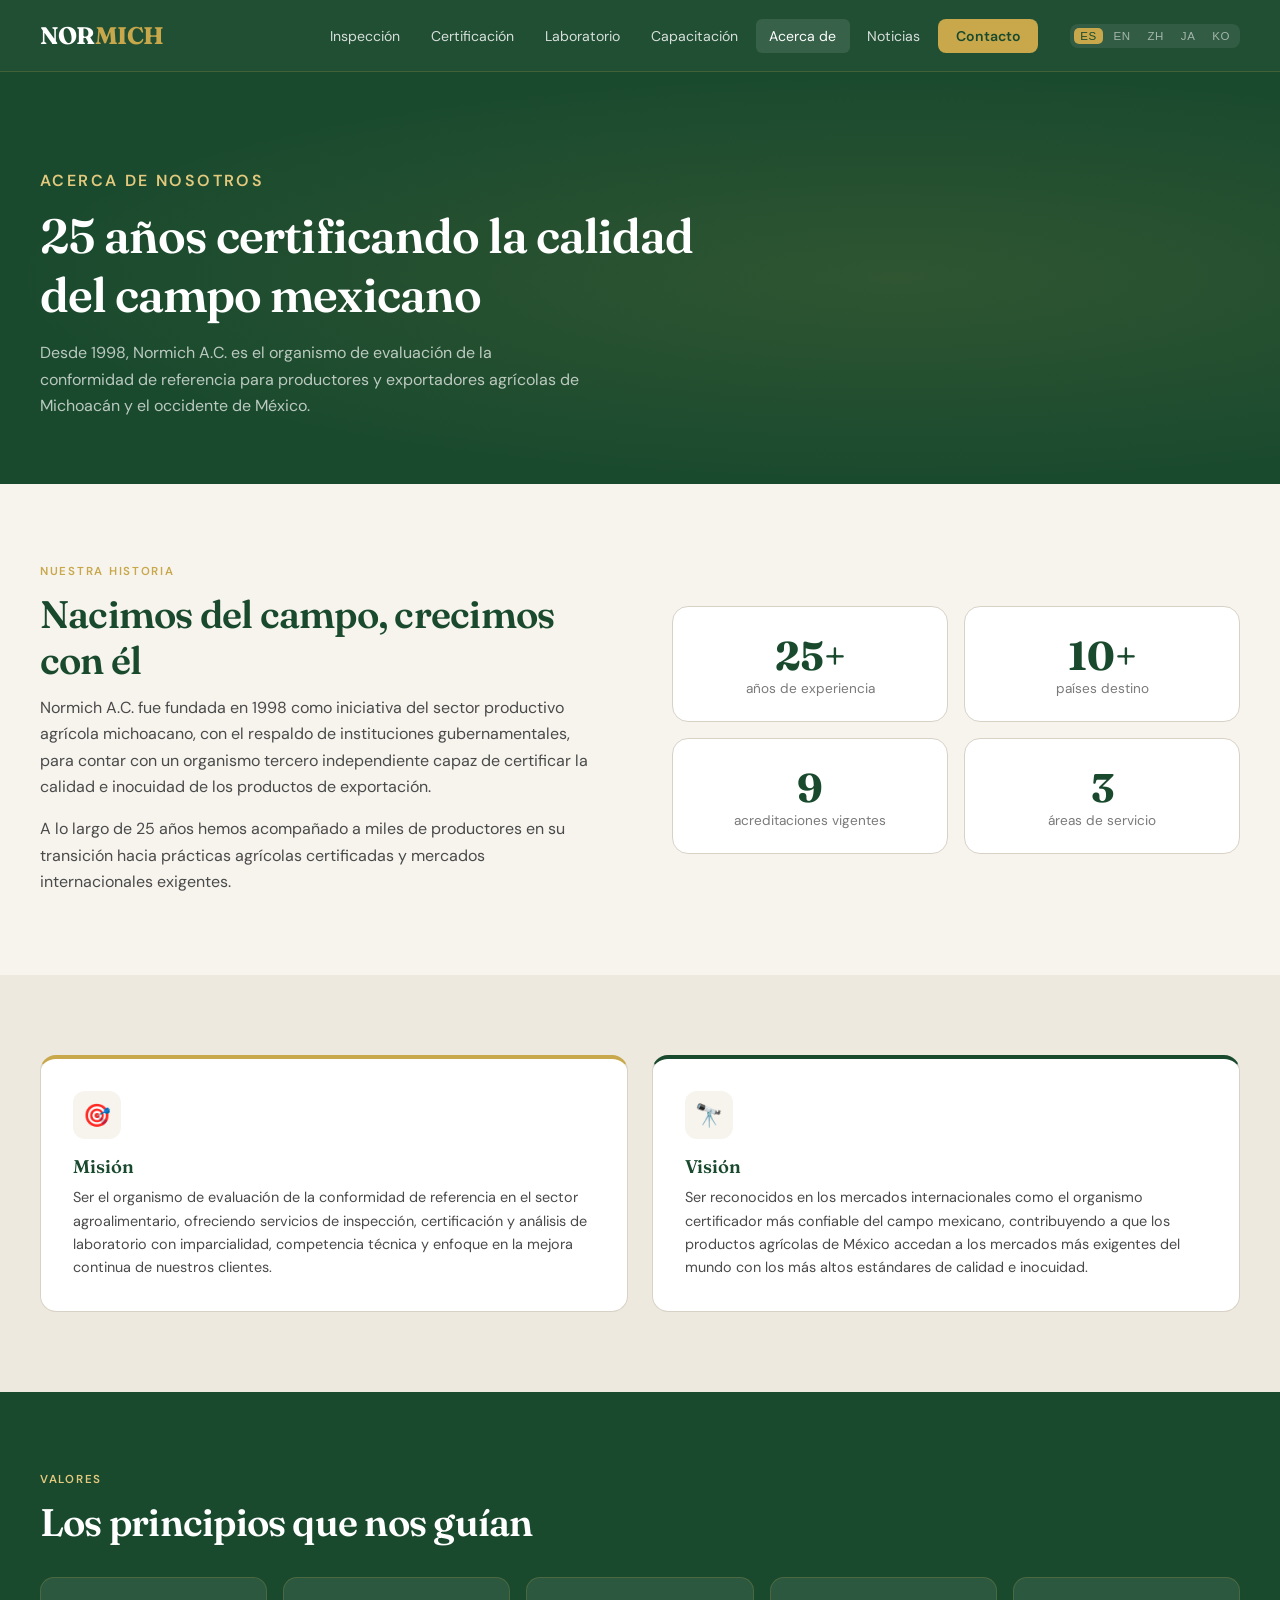
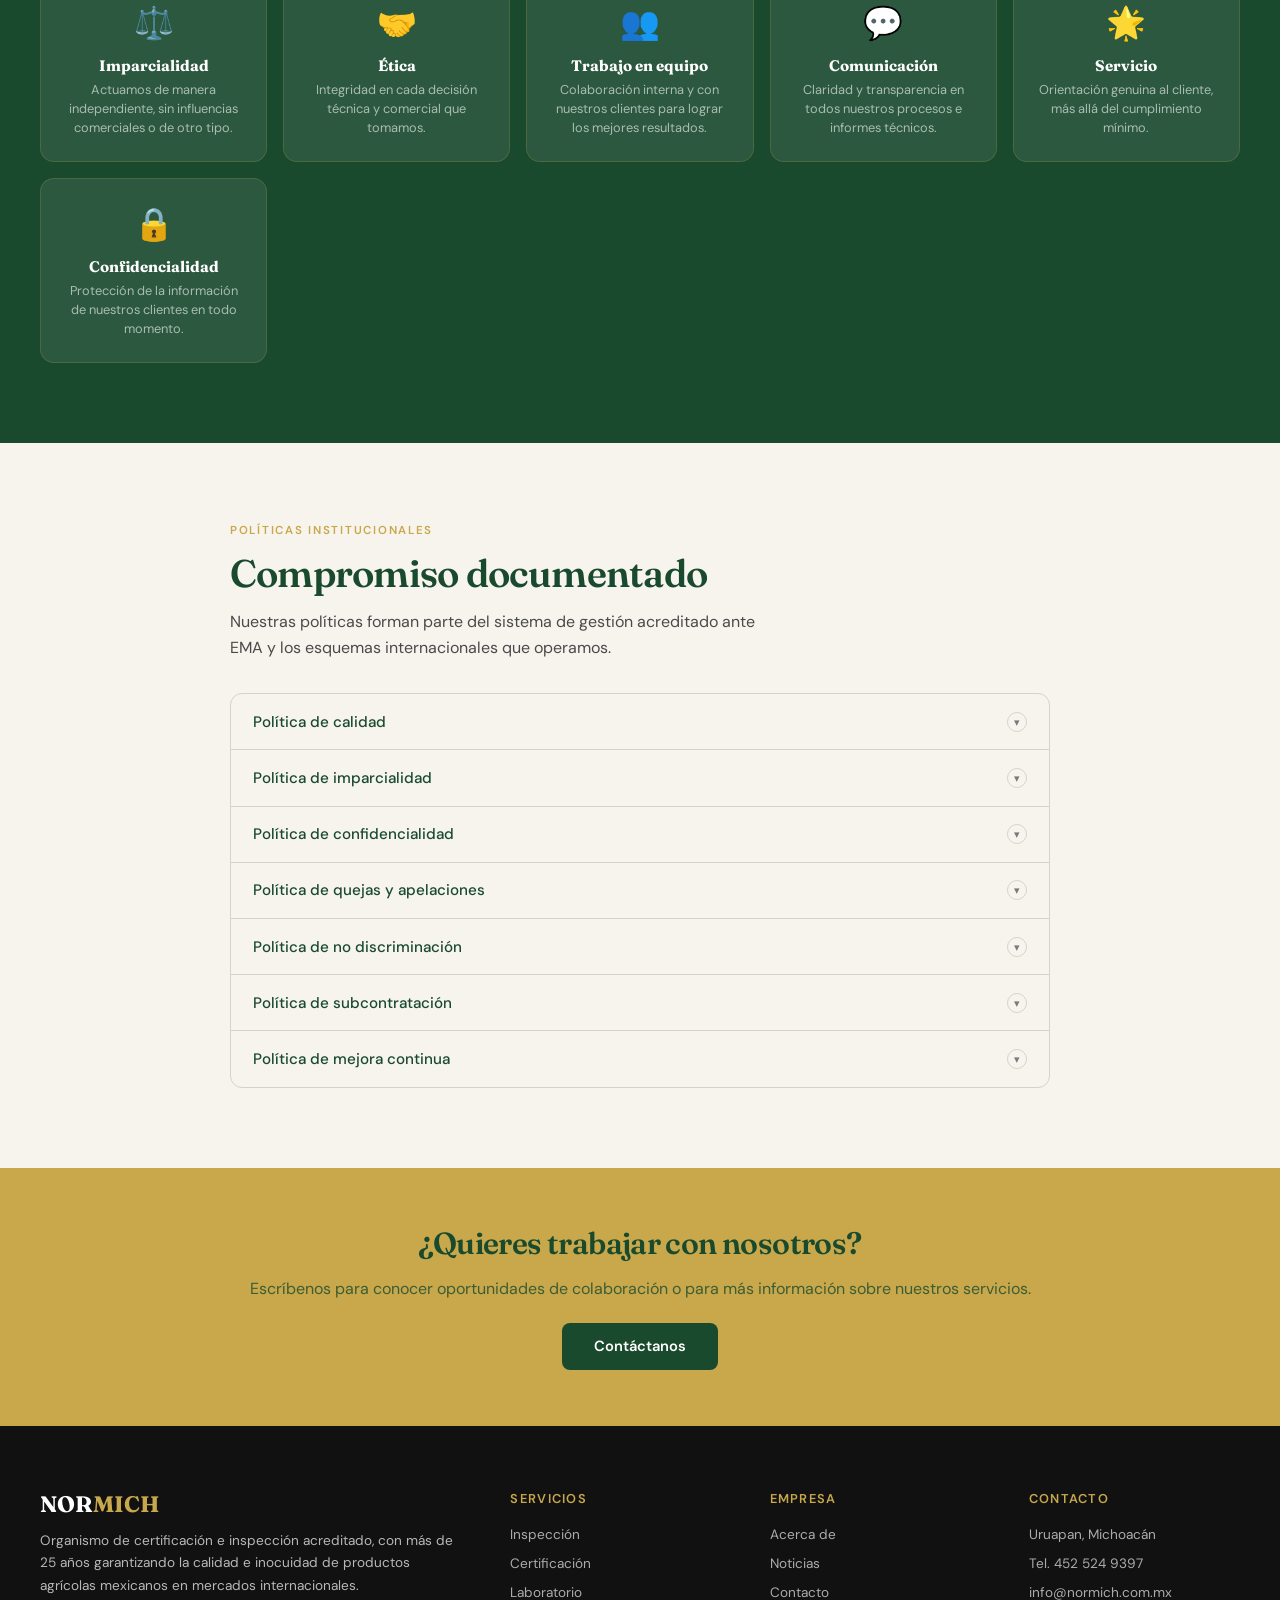
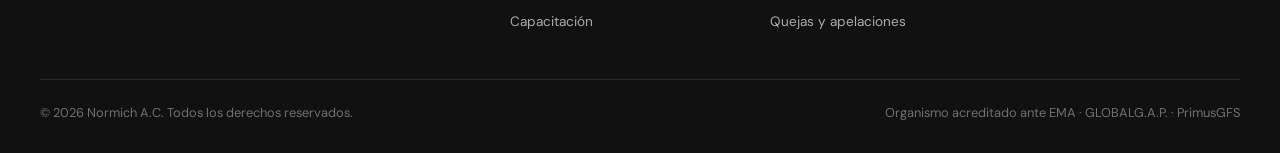
<file: acerca.html>
<!DOCTYPE html>
<html lang="es">
<head>
  <meta charset="UTF-8">
  <meta name="viewport" content="width=device-width, initial-scale=1.0">
  <title>Acerca de — Normich A.C.</title>
  <link rel="stylesheet" href="style.css">
</head>
<body>
<div class="page">

  <div class="page-hero">
    <div class="container">
      <p class="section-label">Acerca de nosotros</p>
      <h1>25 años certificando la calidad del campo mexicano</h1>
      <p>Desde 1998, Normich A.C. es el organismo de evaluación de la conformidad de referencia para productores y exportadores agrícolas de Michoacán y el occidente de México.</p>
    </div>
  </div>

  <!-- WHO WE ARE -->
  <section>
    <div class="container" style="display:grid;grid-template-columns:1fr 1fr;gap:4rem;align-items:center">
      <div>
        <p class="section-label reveal">Nuestra historia</p>
        <h2 class="section-title reveal">Nacimos del campo, crecimos con él</h2>
        <p class="section-sub reveal">Normich A.C. fue fundada en 1998 como iniciativa del sector productivo agrícola michoacano, con el respaldo de instituciones gubernamentales, para contar con un organismo tercero independiente capaz de certificar la calidad e inocuidad de los productos de exportación.</p>
        <p class="section-sub reveal" style="margin-top:1rem">A lo largo de 25 años hemos acompañado a miles de productores en su transición hacia prácticas agrícolas certificadas y mercados internacionales exigentes.</p>
      </div>
      <div class="reveal">
        <div style="display:grid;grid-template-columns:1fr 1fr;gap:1rem">
          <div class="card" style="text-align:center;padding:1.5rem">
            <div style="font-family:'Fraunces',serif;font-size:2.5rem;font-weight:700;color:var(--green)">25+</div>
            <div style="font-size:0.85rem;color:var(--text-light)">años de experiencia</div>
          </div>
          <div class="card" style="text-align:center;padding:1.5rem">
            <div style="font-family:'Fraunces',serif;font-size:2.5rem;font-weight:700;color:var(--green)">10+</div>
            <div style="font-size:0.85rem;color:var(--text-light)">países destino</div>
          </div>
          <div class="card" style="text-align:center;padding:1.5rem">
            <div style="font-family:'Fraunces',serif;font-size:2.5rem;font-weight:700;color:var(--green)">9</div>
            <div style="font-size:0.85rem;color:var(--text-light)">acreditaciones vigentes</div>
          </div>
          <div class="card" style="text-align:center;padding:1.5rem">
            <div style="font-family:'Fraunces',serif;font-size:2.5rem;font-weight:700;color:var(--green)">3</div>
            <div style="font-size:0.85rem;color:var(--text-light)">áreas de servicio</div>
          </div>
        </div>
      </div>
    </div>
  </section>

  <!-- MISSION & VISION -->
  <section class="section-alt">
    <div class="container">
      <div class="card-grid card-grid-2">
        <div class="card reveal" style="border-top:4px solid var(--gold)">
          <div class="card-icon">🎯</div>
          <h3>Misión</h3>
          <p>Ser el organismo de evaluación de la conformidad de referencia en el sector agroalimentario, ofreciendo servicios de inspección, certificación y análisis de laboratorio con imparcialidad, competencia técnica y enfoque en la mejora continua de nuestros clientes.</p>
        </div>
        <div class="card reveal" style="border-top:4px solid var(--green);transition-delay:0.15s">
          <div class="card-icon">🔭</div>
          <h3>Visión</h3>
          <p>Ser reconocidos en los mercados internacionales como el organismo certificador más confiable del campo mexicano, contribuyendo a que los productos agrícolas de México accedan a los mercados más exigentes del mundo con los más altos estándares de calidad e inocuidad.</p>
        </div>
      </div>
    </div>
  </section>

  <!-- VALUES -->
  <section class="section-dark">
    <div class="container">
      <p class="section-label" style="color:var(--gold-light)">Valores</p>
      <h2 class="section-title light reveal">Los principios que nos guían</h2>
      <div class="values-grid reveal">
        <div class="value-card">
          <div class="value-icon">⚖️</div>
          <h4>Imparcialidad</h4>
          <p>Actuamos de manera independiente, sin influencias comerciales o de otro tipo.</p>
        </div>
        <div class="value-card">
          <div class="value-icon">🤝</div>
          <h4>Ética</h4>
          <p>Integridad en cada decisión técnica y comercial que tomamos.</p>
        </div>
        <div class="value-card">
          <div class="value-icon">👥</div>
          <h4>Trabajo en equipo</h4>
          <p>Colaboración interna y con nuestros clientes para lograr los mejores resultados.</p>
        </div>
        <div class="value-card">
          <div class="value-icon">💬</div>
          <h4>Comunicación</h4>
          <p>Claridad y transparencia en todos nuestros procesos e informes técnicos.</p>
        </div>
        <div class="value-card">
          <div class="value-icon">🌟</div>
          <h4>Servicio</h4>
          <p>Orientación genuina al cliente, más allá del cumplimiento mínimo.</p>
        </div>
        <div class="value-card">
          <div class="value-icon">🔒</div>
          <h4>Confidencialidad</h4>
          <p>Protección de la información de nuestros clientes en todo momento.</p>
        </div>
      </div>
    </div>
  </section>

  <!-- POLICIES -->
  <section>
    <div class="container" style="max-width:820px">
      <p class="section-label reveal">Políticas institucionales</p>
      <h2 class="section-title reveal">Compromiso documentado</h2>
      <p class="section-sub reveal">Nuestras políticas forman parte del sistema de gestión acreditado ante EMA y los esquemas internacionales que operamos.</p>
      <div class="accordion reveal" style="margin-top:2rem">
        <div class="accordion-item">
          <button class="accordion-btn">Política de calidad <span class="accordion-chevron">▾</span></button>
          <div class="accordion-body">Normich A.C. se compromete a proporcionar servicios de inspección, certificación y análisis de laboratorio que satisfagan los requisitos de nuestros clientes y los estándares internacionales aplicables, a través de la mejora continua de nuestros procesos y la competencia de nuestro personal.</div>
        </div>
        <div class="accordion-item">
          <button class="accordion-btn">Política de imparcialidad <span class="accordion-chevron">▾</span></button>
          <div class="accordion-body">Garantizamos la independencia de nuestras actividades de certificación e inspección respecto a intereses comerciales, financieros o de otra índole. Ningún resultado es influenciado por presiones externas, clientes anteriores ni relaciones comerciales. El personal firma anualmente declaraciones de conflicto de interés.</div>
        </div>
        <div class="accordion-item">
          <button class="accordion-btn">Política de confidencialidad <span class="accordion-chevron">▾</span></button>
          <div class="accordion-body">Toda la información técnica, comercial y personal de nuestros clientes es tratada con estricta confidencialidad. Solo se divulga información al cliente o a la entidad acreditadora cuando la normativa aplicable lo requiere. El personal firma acuerdos de confidencialidad como condición de contratación.</div>
        </div>
        <div class="accordion-item">
          <button class="accordion-btn">Política de quejas y apelaciones <span class="accordion-chevron">▾</span></button>
          <div class="accordion-body">Cualquier cliente o parte interesada puede presentar una queja, apelación, sugerencia o denuncia a través de nuestro sistema de atención (tel. 53200). Cada caso es atendido con imparcialidad, dentro de los plazos establecidos en nuestro procedimiento interno, y el resultado es comunicado formalmente al solicitante.</div>
        </div>
        <div class="accordion-item">
          <button class="accordion-btn">Política de no discriminación <span class="accordion-chevron">▾</span></button>
          <div class="accordion-body">Normich A.C. ofrece sus servicios sin distinción de raza, género, religión, origen, tamaño de empresa o afiliación política. Cualquier productor o empresa que cumpla los requisitos técnicos y contractuales puede acceder a nuestros servicios.</div>
        </div>
        <div class="accordion-item">
          <button class="accordion-btn">Política de subcontratación <span class="accordion-chevron">▾</span></button>
          <div class="accordion-body">En caso de que Normich A.C. requiera subcontratar algún servicio de inspección o análisis, lo hará únicamente con organismos acreditados bajo los mismos estándares aplicables, notificando al cliente en todos los casos y manteniendo la responsabilidad técnica sobre los resultados.</div>
        </div>
        <div class="accordion-item">
          <button class="accordion-btn">Política de mejora continua <span class="accordion-chevron">▾</span></button>
          <div class="accordion-body">Normich A.C. implementa ciclos de revisión periódica de sus procesos, resultados de auditorías internas, retroalimentación de clientes y análisis de desempeño del personal para identificar oportunidades de mejora y asegurar la vigencia y relevancia de sus servicios.</div>
        </div>
      </div>
    </div>
  </section>

  <div class="cta-strip">
    <div class="container">
      <h2>¿Quieres trabajar con nosotros?</h2>
      <p>Escríbenos para conocer oportunidades de colaboración o para más información sobre nuestros servicios.</p>
      <a href="contacto.html" class="btn-dark">Contáctanos</a>
    </div>
  </div>

</div>
<script src="main.js"></script>
</body>
</html>
</file>
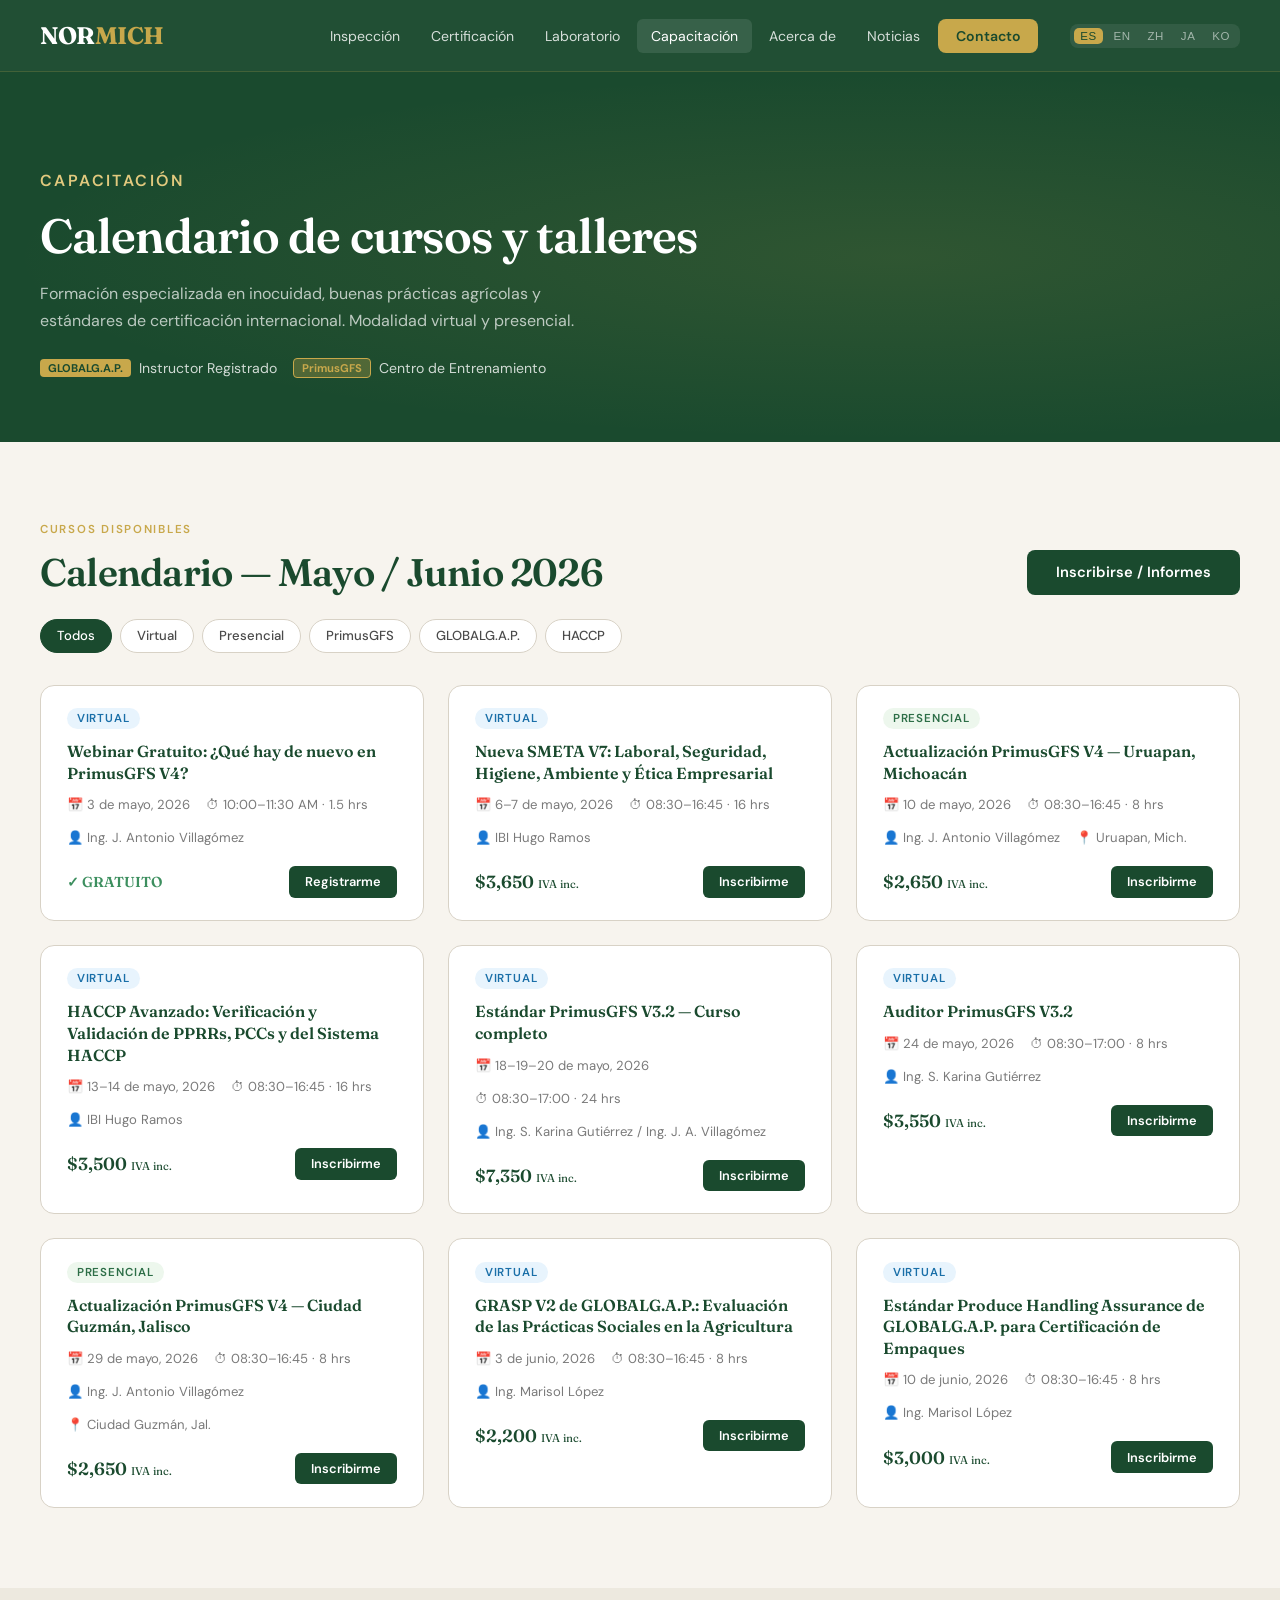
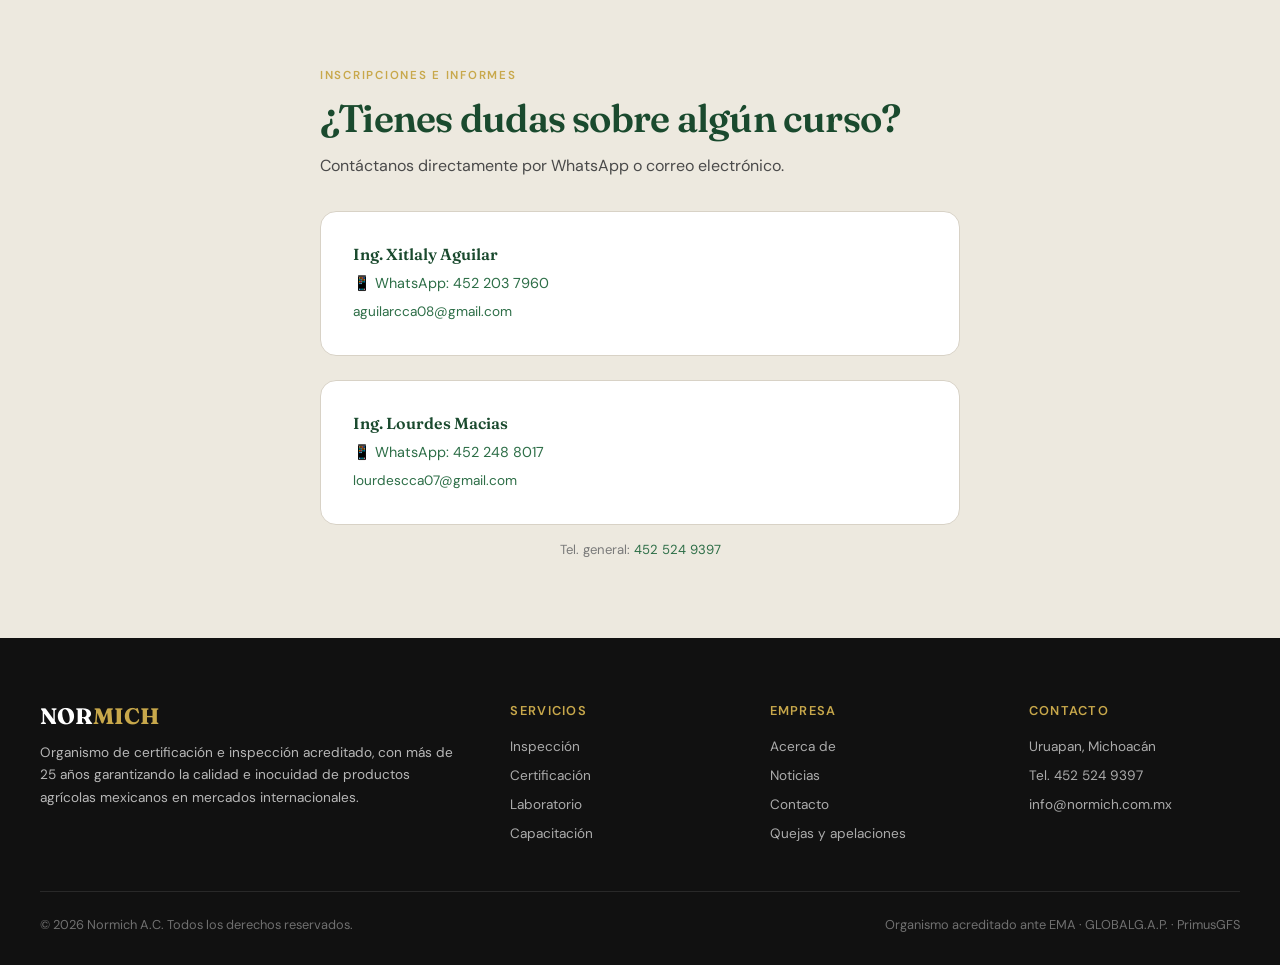
<file: capacitacion.html>
<!DOCTYPE html>
<html lang="es">
<head>
  <meta charset="UTF-8">
  <meta name="viewport" content="width=device-width, initial-scale=1.0">
  <title>Capacitación — Normich A.C.</title>
  <link rel="stylesheet" href="style.css">
</head>
<body>
<div class="page">

  <div class="page-hero">
    <div class="container">
      <p class="section-label">Capacitación</p>
      <h1>Calendario de cursos y talleres</h1>
      <p>Formación especializada en inocuidad, buenas prácticas agrícolas y estándares de certificación internacional. Modalidad virtual y presencial.</p>
      <div style="display:flex;gap:1rem;margin-top:1.5rem;flex-wrap:wrap">
        <div style="display:flex;align-items:center;gap:0.5rem;color:rgba(255,255,255,0.8);font-size:0.88rem">
          <span style="background:var(--gold);border-radius:4px;padding:2px 8px;font-size:0.7rem;font-weight:700;color:var(--green)">GLOBALG.A.P.</span>
          <span>Instructor Registrado</span>
        </div>
        <div style="display:flex;align-items:center;gap:0.5rem;color:rgba(255,255,255,0.8);font-size:0.88rem">
          <span style="background:rgba(200,168,75,0.3);border:1px solid var(--gold);border-radius:4px;padding:2px 8px;font-size:0.7rem;font-weight:700;color:var(--gold)">PrimusGFS</span>
          <span>Centro de Entrenamiento</span>
        </div>
      </div>
    </div>
  </div>

  <!-- COURSES -->
  <section>
    <div class="container">
      <div style="display:flex;justify-content:space-between;align-items:flex-end;margin-bottom:1.5rem;flex-wrap:wrap;gap:1rem">
        <div>
          <p class="section-label reveal">Cursos disponibles</p>
          <h2 class="section-title reveal">Calendario — Mayo / Junio 2026</h2>
        </div>
        <a href="contacto.html" class="btn-primary" style="background:var(--green);color:var(--white)">Inscribirse / Informes</a>
      </div>

      <div class="filter-tabs reveal">
        <button class="filter-btn active" data-filter="all">Todos</button>
        <button class="filter-btn" data-filter="virtual">Virtual</button>
        <button class="filter-btn" data-filter="presencial">Presencial</button>
        <button class="filter-btn" data-filter="primusgfs">PrimusGFS</button>
        <button class="filter-btn" data-filter="globalgap">GLOBALG.A.P.</button>
        <button class="filter-btn" data-filter="haccp">HACCP</button>
      </div>

      <div class="card-grid card-grid-2" id="courses-grid">

        <div class="course-card reveal" data-category="primusgfs virtual">
          <span class="course-format format-virtual">Virtual</span>
          <div class="course-title">Webinar Gratuito: ¿Qué hay de nuevo en PrimusGFS V4?</div>
          <div class="course-meta">
            <span>📅 3 de mayo, 2026</span>
            <span>⏱ 10:00–11:30 AM · 1.5 hrs</span>
            <span>👤 Ing. J. Antonio Villagómez</span>
          </div>
          <div class="course-bottom">
            <span class="course-price free">✓ GRATUITO</span>
            <a href="contacto.html" class="btn-sm">Registrarme</a>
          </div>
        </div>

        <div class="course-card reveal" data-category="virtual haccp">
          <span class="course-format format-virtual">Virtual</span>
          <div class="course-title">Nueva SMETA V7: Laboral, Seguridad, Higiene, Ambiente y Ética Empresarial</div>
          <div class="course-meta">
            <span>📅 6–7 de mayo, 2026</span>
            <span>⏱ 08:30–16:45 · 16 hrs</span>
            <span>👤 IBI Hugo Ramos</span>
          </div>
          <div class="course-bottom">
            <span class="course-price">$3,650 <small style="font-size:0.7rem;font-weight:400">IVA inc.</small></span>
            <a href="contacto.html" class="btn-sm">Inscribirme</a>
          </div>
        </div>

        <div class="course-card reveal" data-category="primusgfs presencial">
          <span class="course-format format-presencial">Presencial</span>
          <div class="course-title">Actualización PrimusGFS V4 — Uruapan, Michoacán</div>
          <div class="course-meta">
            <span>📅 10 de mayo, 2026</span>
            <span>⏱ 08:30–16:45 · 8 hrs</span>
            <span>👤 Ing. J. Antonio Villagómez</span>
            <span>📍 Uruapan, Mich.</span>
          </div>
          <div class="course-bottom">
            <span class="course-price">$2,650 <small style="font-size:0.7rem;font-weight:400">IVA inc.</small></span>
            <a href="contacto.html" class="btn-sm">Inscribirme</a>
          </div>
        </div>

        <div class="course-card reveal" data-category="haccp virtual">
          <span class="course-format format-virtual">Virtual</span>
          <div class="course-title">HACCP Avanzado: Verificación y Validación de PPRRs, PCCs y del Sistema HACCP</div>
          <div class="course-meta">
            <span>📅 13–14 de mayo, 2026</span>
            <span>⏱ 08:30–16:45 · 16 hrs</span>
            <span>👤 IBI Hugo Ramos</span>
          </div>
          <div class="course-bottom">
            <span class="course-price">$3,500 <small style="font-size:0.7rem;font-weight:400">IVA inc.</small></span>
            <a href="contacto.html" class="btn-sm">Inscribirme</a>
          </div>
        </div>

        <div class="course-card reveal" data-category="primusgfs virtual">
          <span class="course-format format-virtual">Virtual</span>
          <div class="course-title">Estándar PrimusGFS V3.2 — Curso completo</div>
          <div class="course-meta">
            <span>📅 18–19–20 de mayo, 2026</span>
            <span>⏱ 08:30–17:00 · 24 hrs</span>
            <span>👤 Ing. S. Karina Gutiérrez / Ing. J. A. Villagómez</span>
          </div>
          <div class="course-bottom">
            <span class="course-price">$7,350 <small style="font-size:0.7rem;font-weight:400">IVA inc.</small></span>
            <a href="contacto.html" class="btn-sm">Inscribirme</a>
          </div>
        </div>

        <div class="course-card reveal" data-category="primusgfs virtual">
          <span class="course-format format-virtual">Virtual</span>
          <div class="course-title">Auditor PrimusGFS V3.2</div>
          <div class="course-meta">
            <span>📅 24 de mayo, 2026</span>
            <span>⏱ 08:30–17:00 · 8 hrs</span>
            <span>👤 Ing. S. Karina Gutiérrez</span>
          </div>
          <div class="course-bottom">
            <span class="course-price">$3,550 <small style="font-size:0.7rem;font-weight:400">IVA inc.</small></span>
            <a href="contacto.html" class="btn-sm">Inscribirme</a>
          </div>
        </div>

        <div class="course-card reveal" data-category="primusgfs presencial">
          <span class="course-format format-presencial">Presencial</span>
          <div class="course-title">Actualización PrimusGFS V4 — Ciudad Guzmán, Jalisco</div>
          <div class="course-meta">
            <span>📅 29 de mayo, 2026</span>
            <span>⏱ 08:30–16:45 · 8 hrs</span>
            <span>👤 Ing. J. Antonio Villagómez</span>
            <span>📍 Ciudad Guzmán, Jal.</span>
          </div>
          <div class="course-bottom">
            <span class="course-price">$2,650 <small style="font-size:0.7rem;font-weight:400">IVA inc.</small></span>
            <a href="contacto.html" class="btn-sm">Inscribirme</a>
          </div>
        </div>

        <div class="course-card reveal" data-category="globalgap virtual">
          <span class="course-format format-virtual">Virtual</span>
          <div class="course-title">GRASP V2 de GLOBALG.A.P.: Evaluación de las Prácticas Sociales en la Agricultura</div>
          <div class="course-meta">
            <span>📅 3 de junio, 2026</span>
            <span>⏱ 08:30–16:45 · 8 hrs</span>
            <span>👤 Ing. Marisol López</span>
          </div>
          <div class="course-bottom">
            <span class="course-price">$2,200 <small style="font-size:0.7rem;font-weight:400">IVA inc.</small></span>
            <a href="contacto.html" class="btn-sm">Inscribirme</a>
          </div>
        </div>

        <div class="course-card reveal" data-category="globalgap virtual">
          <span class="course-format format-virtual">Virtual</span>
          <div class="course-title">Estándar Produce Handling Assurance de GLOBALG.A.P. para Certificación de Empaques</div>
          <div class="course-meta">
            <span>📅 10 de junio, 2026</span>
            <span>⏱ 08:30–16:45 · 8 hrs</span>
            <span>👤 Ing. Marisol López</span>
          </div>
          <div class="course-bottom">
            <span class="course-price">$3,000 <small style="font-size:0.7rem;font-weight:400">IVA inc.</small></span>
            <a href="contacto.html" class="btn-sm">Inscribirme</a>
          </div>
        </div>

      </div>
    </div>
  </section>

  <!-- CONTACT -->
  <section class="section-alt">
    <div class="container" style="max-width:640px">
      <p class="section-label reveal">Inscripciones e informes</p>
      <h2 class="section-title reveal">¿Tienes dudas sobre algún curso?</h2>
      <p class="section-sub reveal">Contáctanos directamente por WhatsApp o correo electrónico.</p>
      <div class="card-grid card-grid-2 reveal" style="margin-top:2rem">
        <div class="card">
          <h3 style="font-size:1rem">Ing. Xitlaly Aguilar</h3>
          <p><a href="https://wa.me/524522037960" style="color:var(--green-mid);text-decoration:none">📱 WhatsApp: 452 203 7960</a></p>
          <p style="margin-top:0.3rem"><a href="mailto:aguilarcca08@gmail.com" style="color:var(--green-mid);text-decoration:none;font-size:0.85rem">aguilarcca08@gmail.com</a></p>
        </div>
        <div class="card">
          <h3 style="font-size:1rem">Ing. Lourdes Macias</h3>
          <p><a href="https://wa.me/524522488017" style="color:var(--green-mid);text-decoration:none">📱 WhatsApp: 452 248 8017</a></p>
          <p style="margin-top:0.3rem"><a href="mailto:lourdescca07@gmail.com" style="color:var(--green-mid);text-decoration:none;font-size:0.85rem">lourdescca07@gmail.com</a></p>
        </div>
      </div>
      <p style="font-size:0.82rem;color:var(--text-light);margin-top:1rem;text-align:center">Tel. general: <a href="tel:4525249397" style="color:var(--green-mid);text-decoration:none">452 524 9397</a></p>
    </div>
  </section>

</div>
<script src="main.js"></script>
</body>
</html>
</file>
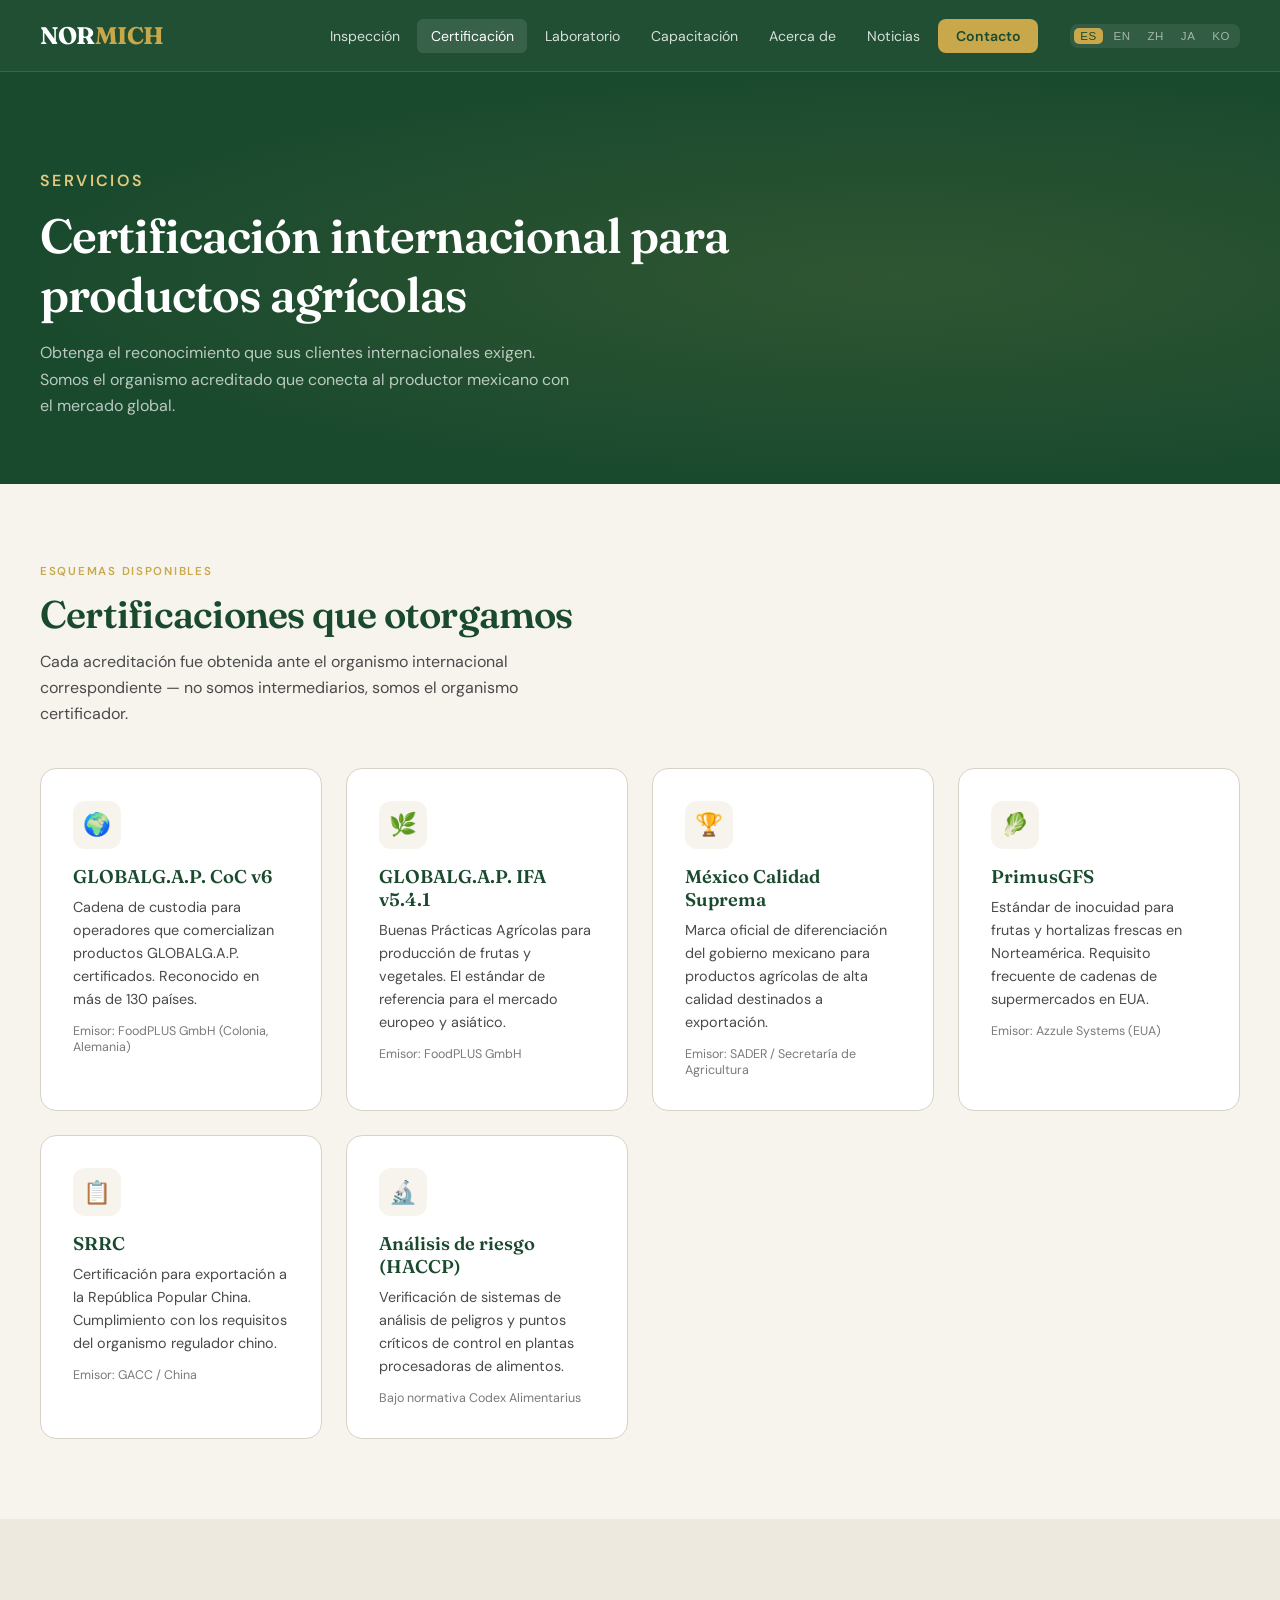
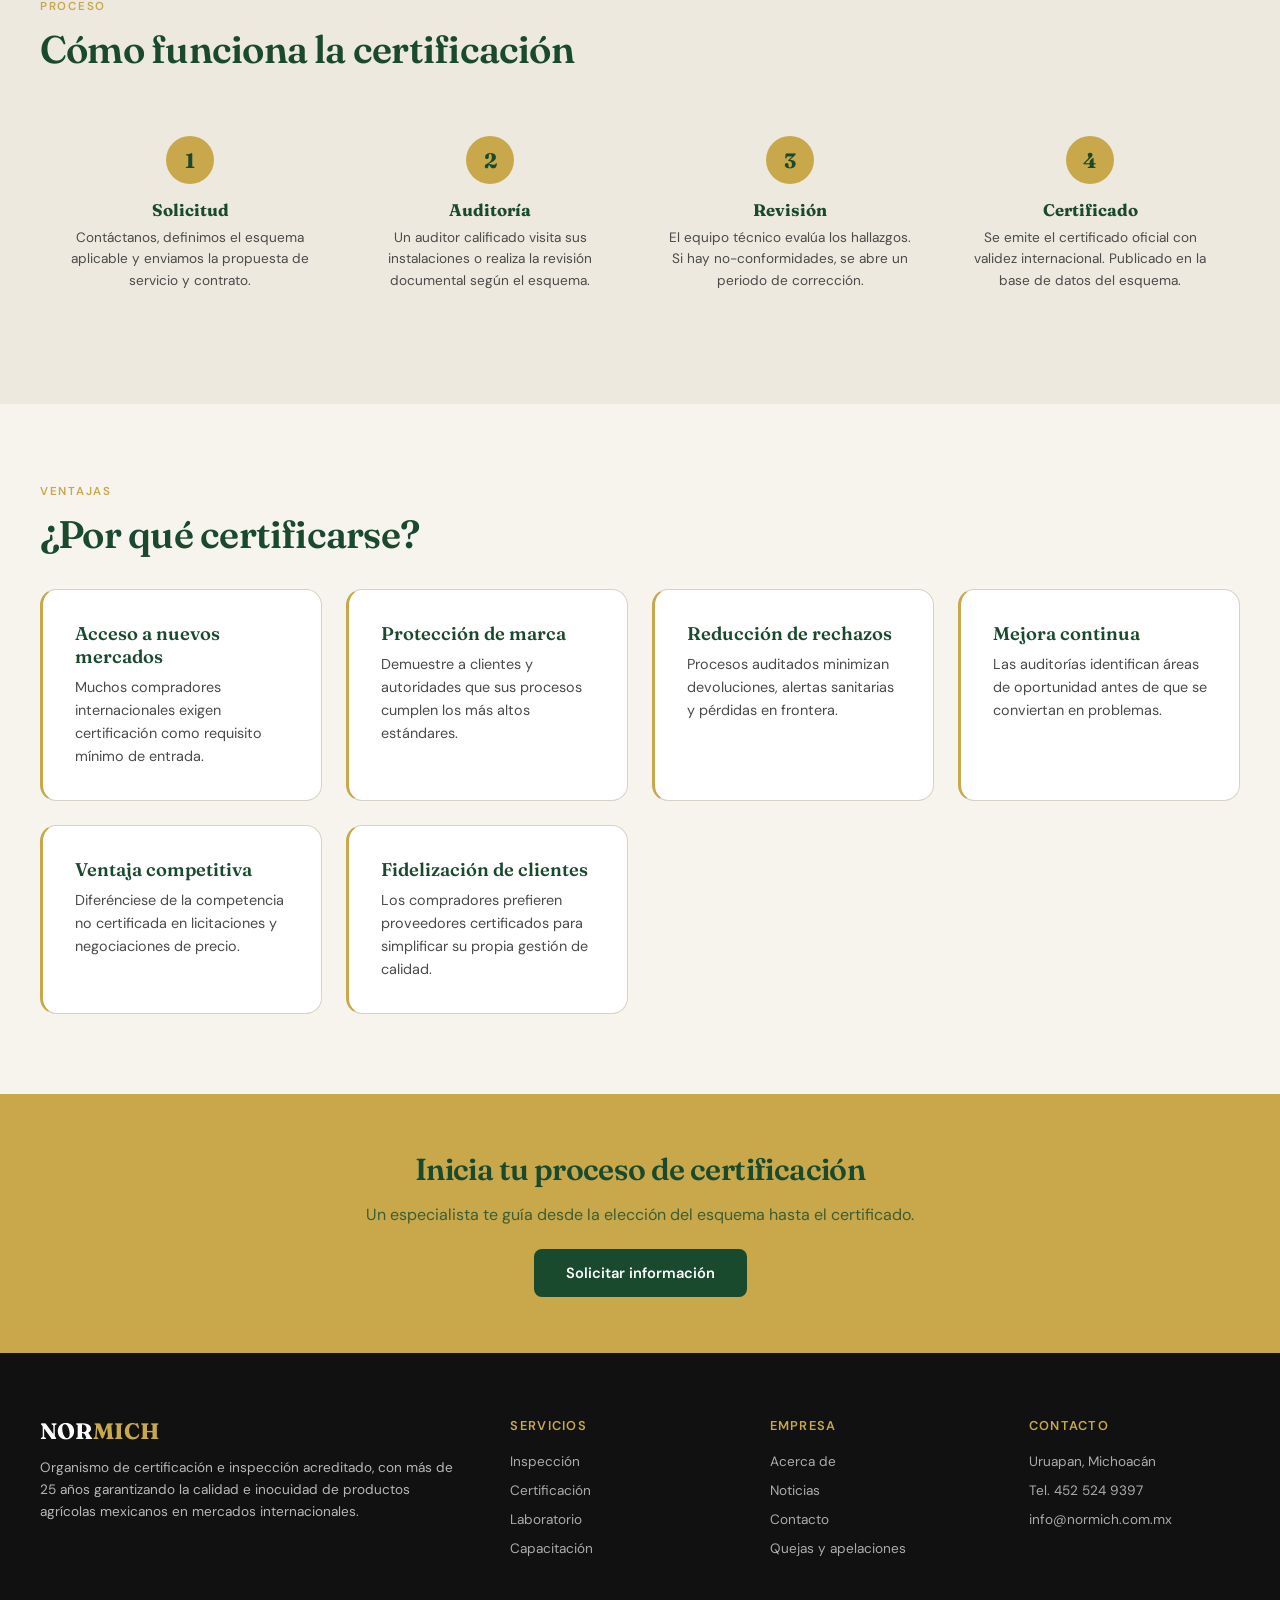
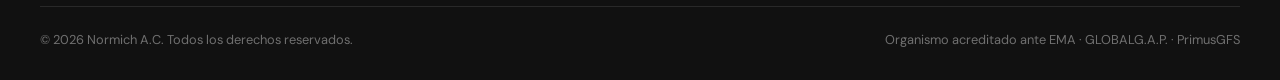
<file: certificacion.html>
<!DOCTYPE html>
<html lang="es">
<head>
  <meta charset="UTF-8">
  <meta name="viewport" content="width=device-width, initial-scale=1.0">
  <title>Certificación — Normich A.C.</title>
  <link rel="stylesheet" href="style.css">
</head>
<body>
<div class="page">

  <div class="page-hero">
    <div class="container">
      <p class="section-label">Servicios</p>
      <h1>Certificación internacional para productos agrícolas</h1>
      <p>Obtenga el reconocimiento que sus clientes internacionales exigen. Somos el organismo acreditado que conecta al productor mexicano con el mercado global.</p>
    </div>
  </div>

  <!-- ACCREDITATIONS -->
  <section>
    <div class="container">
      <p class="section-label reveal">Esquemas disponibles</p>
      <h2 class="section-title reveal">Certificaciones que otorgamos</h2>
      <p class="section-sub reveal">Cada acreditación fue obtenida ante el organismo internacional correspondiente — no somos intermediarios, somos el organismo certificador.</p>
      <div class="card-grid card-grid-3" style="margin-top:2.5rem">
        <div class="card reveal">
          <div class="card-icon">🌍</div>
          <h3>GLOBALG.A.P. CoC v6</h3>
          <p>Cadena de custodia para operadores que comercializan productos GLOBALG.A.P. certificados. Reconocido en más de 130 países.</p>
          <div style="margin-top:0.75rem;font-size:0.78rem;color:var(--text-light)">Emisor: FoodPLUS GmbH (Colonia, Alemania)</div>
        </div>
        <div class="card reveal" style="transition-delay:0.1s">
          <div class="card-icon">🌿</div>
          <h3>GLOBALG.A.P. IFA v5.4.1</h3>
          <p>Buenas Prácticas Agrícolas para producción de frutas y vegetales. El estándar de referencia para el mercado europeo y asiático.</p>
          <div style="margin-top:0.75rem;font-size:0.78rem;color:var(--text-light)">Emisor: FoodPLUS GmbH</div>
        </div>
        <div class="card reveal" style="transition-delay:0.2s">
          <div class="card-icon">🏆</div>
          <h3>México Calidad Suprema</h3>
          <p>Marca oficial de diferenciación del gobierno mexicano para productos agrícolas de alta calidad destinados a exportación.</p>
          <div style="margin-top:0.75rem;font-size:0.78rem;color:var(--text-light)">Emisor: SADER / Secretaría de Agricultura</div>
        </div>
        <div class="card reveal" style="transition-delay:0.3s">
          <div class="card-icon">🥬</div>
          <h3>PrimusGFS</h3>
          <p>Estándar de inocuidad para frutas y hortalizas frescas en Norteamérica. Requisito frecuente de cadenas de supermercados en EUA.</p>
          <div style="margin-top:0.75rem;font-size:0.78rem;color:var(--text-light)">Emisor: Azzule Systems (EUA)</div>
        </div>
        <div class="card reveal" style="transition-delay:0.4s">
          <div class="card-icon">📋</div>
          <h3>SRRC</h3>
          <p>Certificación para exportación a la República Popular China. Cumplimiento con los requisitos del organismo regulador chino.</p>
          <div style="margin-top:0.75rem;font-size:0.78rem;color:var(--text-light)">Emisor: GACC / China</div>
        </div>
        <div class="card reveal" style="transition-delay:0.5s">
          <div class="card-icon">🔬</div>
          <h3>Análisis de riesgo (HACCP)</h3>
          <p>Verificación de sistemas de análisis de peligros y puntos críticos de control en plantas procesadoras de alimentos.</p>
          <div style="margin-top:0.75rem;font-size:0.78rem;color:var(--text-light)">Bajo normativa Codex Alimentarius</div>
        </div>
      </div>
    </div>
  </section>

  <!-- HOW IT WORKS -->
  <section class="section-alt">
    <div class="container">
      <p class="section-label reveal">Proceso</p>
      <h2 class="section-title reveal">Cómo funciona la certificación</h2>
      <div class="steps reveal" style="margin-top:2rem">
        <div class="step">
          <div class="step-num">1</div>
          <h4>Solicitud</h4>
          <p>Contáctanos, definimos el esquema aplicable y enviamos la propuesta de servicio y contrato.</p>
        </div>
        <div class="step">
          <div class="step-num">2</div>
          <h4>Auditoría</h4>
          <p>Un auditor calificado visita sus instalaciones o realiza la revisión documental según el esquema.</p>
        </div>
        <div class="step">
          <div class="step-num">3</div>
          <h4>Revisión</h4>
          <p>El equipo técnico evalúa los hallazgos. Si hay no-conformidades, se abre un periodo de corrección.</p>
        </div>
        <div class="step">
          <div class="step-num">4</div>
          <h4>Certificado</h4>
          <p>Se emite el certificado oficial con validez internacional. Publicado en la base de datos del esquema.</p>
        </div>
      </div>
    </div>
  </section>

  <!-- BENEFITS -->
  <section>
    <div class="container">
      <p class="section-label reveal">Ventajas</p>
      <h2 class="section-title reveal">¿Por qué certificarse?</h2>
      <div class="card-grid card-grid-3" style="margin-top:2rem">
        <div class="card reveal" style="border-left:3px solid var(--gold)">
          <h3>Acceso a nuevos mercados</h3>
          <p>Muchos compradores internacionales exigen certificación como requisito mínimo de entrada.</p>
        </div>
        <div class="card reveal" style="border-left:3px solid var(--gold);transition-delay:0.1s">
          <h3>Protección de marca</h3>
          <p>Demuestre a clientes y autoridades que sus procesos cumplen los más altos estándares.</p>
        </div>
        <div class="card reveal" style="border-left:3px solid var(--gold);transition-delay:0.2s">
          <h3>Reducción de rechazos</h3>
          <p>Procesos auditados minimizan devoluciones, alertas sanitarias y pérdidas en frontera.</p>
        </div>
        <div class="card reveal" style="border-left:3px solid var(--gold);transition-delay:0.3s">
          <h3>Mejora continua</h3>
          <p>Las auditorías identifican áreas de oportunidad antes de que se conviertan en problemas.</p>
        </div>
        <div class="card reveal" style="border-left:3px solid var(--gold);transition-delay:0.4s">
          <h3>Ventaja competitiva</h3>
          <p>Diferénciese de la competencia no certificada en licitaciones y negociaciones de precio.</p>
        </div>
        <div class="card reveal" style="border-left:3px solid var(--gold);transition-delay:0.5s">
          <h3>Fidelización de clientes</h3>
          <p>Los compradores prefieren proveedores certificados para simplificar su propia gestión de calidad.</p>
        </div>
      </div>
    </div>
  </section>

  <div class="cta-strip">
    <div class="container">
      <h2>Inicia tu proceso de certificación</h2>
      <p>Un especialista te guía desde la elección del esquema hasta el certificado.</p>
      <a href="contacto.html" class="btn-dark">Solicitar información</a>
    </div>
  </div>

</div>
<script src="main.js"></script>
</body>
</html>
</file>
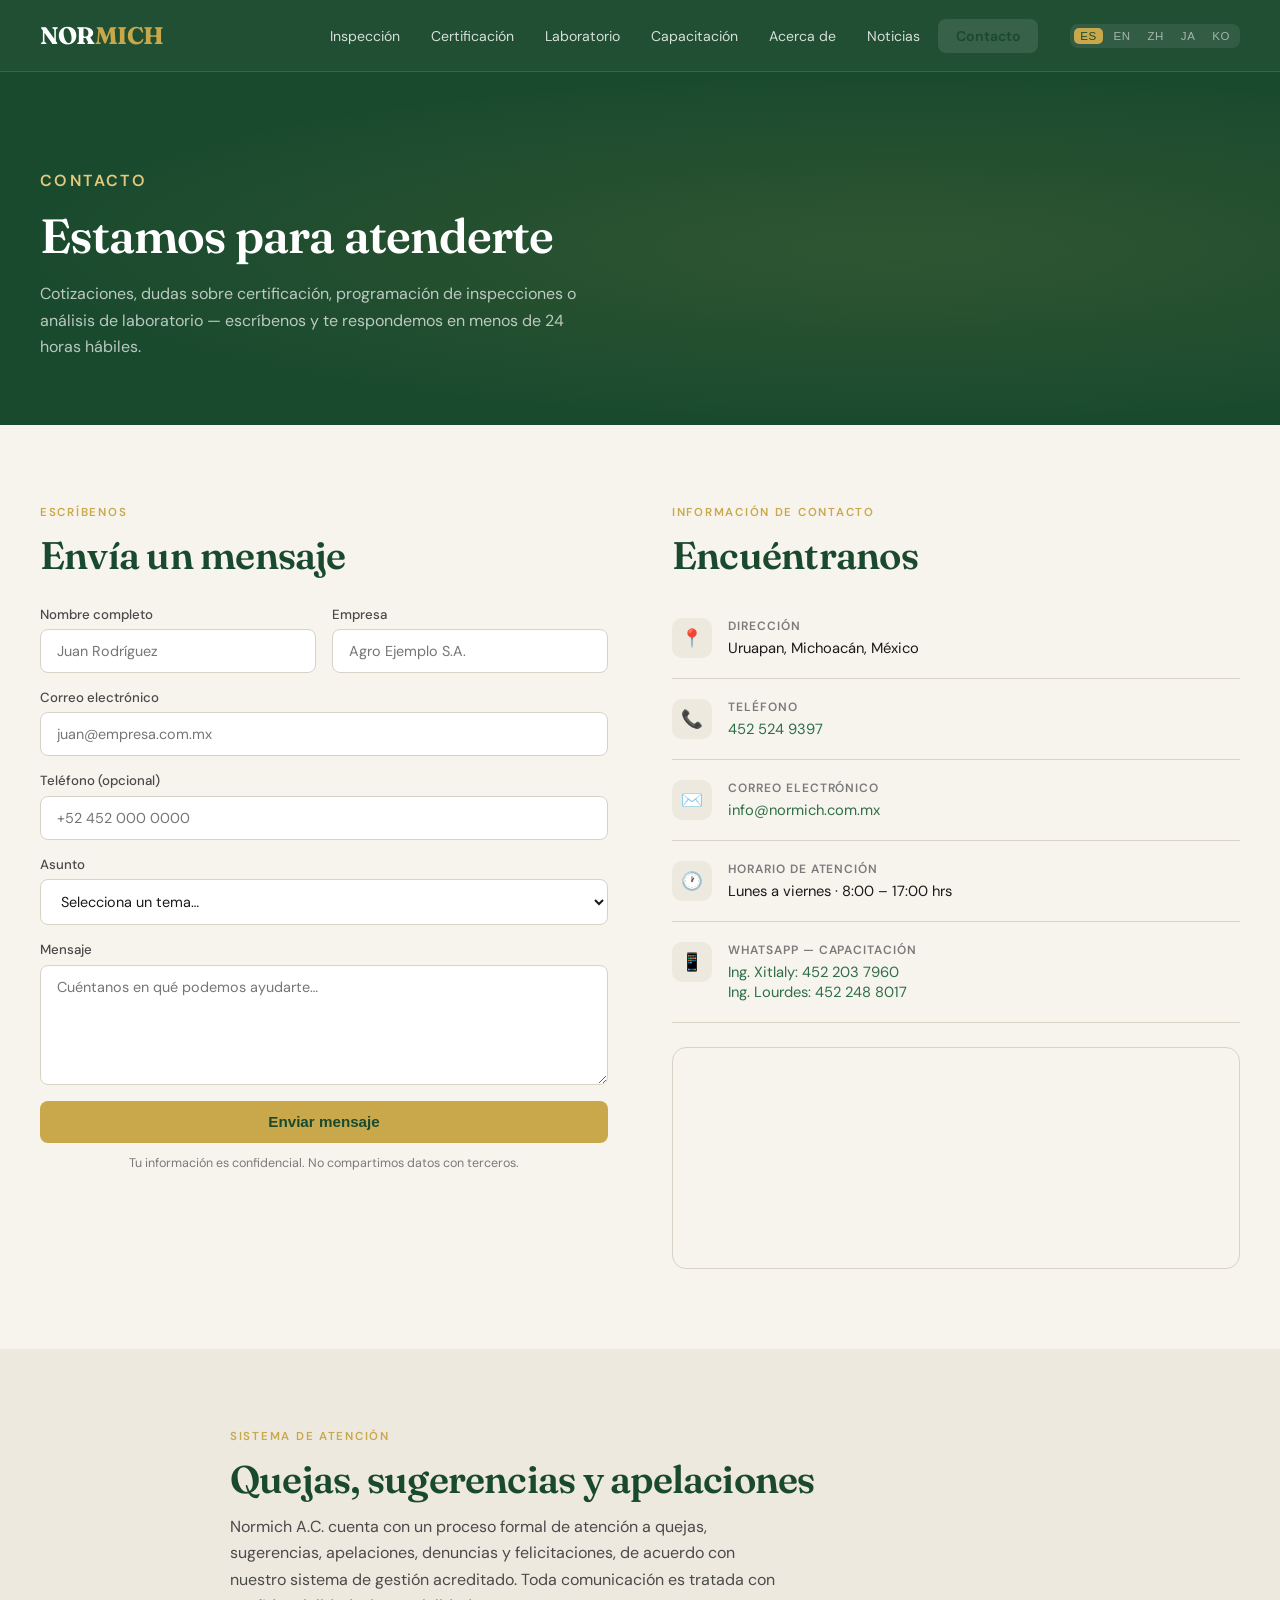
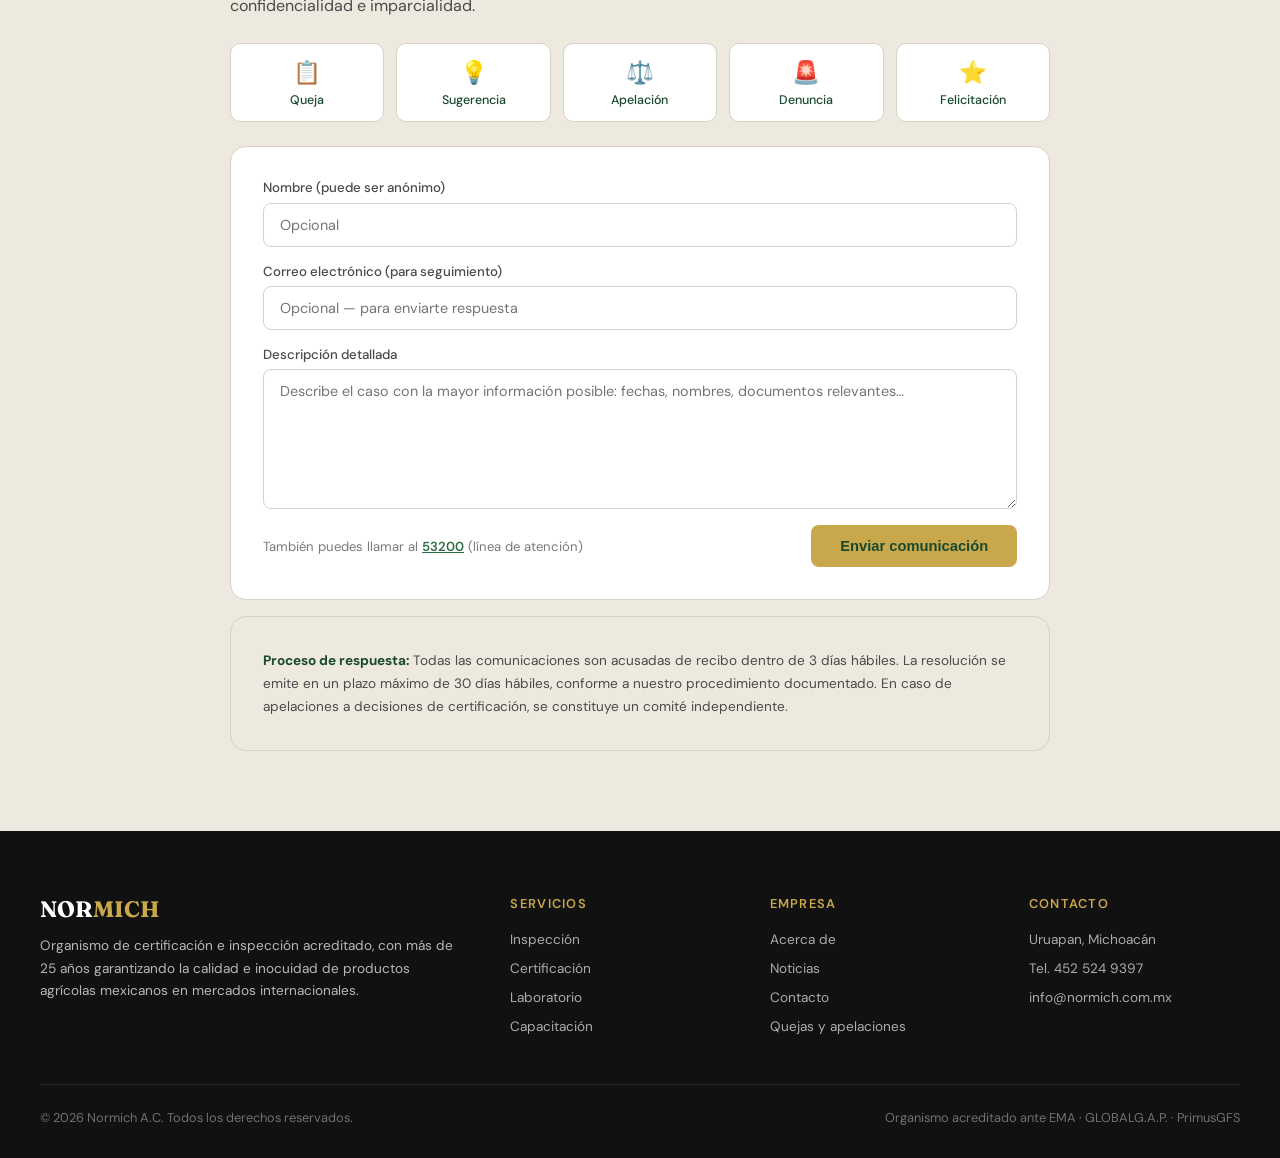
<file: contacto.html>
<!DOCTYPE html>
<html lang="es">
<head>
  <meta charset="UTF-8">
  <meta name="viewport" content="width=device-width, initial-scale=1.0">
  <title>Contacto — Normich A.C.</title>
  <link rel="stylesheet" href="style.css">
  <style>
    .contact-grid { display: grid; grid-template-columns: 1fr 1fr; gap: 4rem; align-items: start; }
    .info-item { display: flex; gap: 1rem; align-items: flex-start; padding: 1.25rem 0; border-bottom: 1px solid var(--border); }
    .info-item:last-child { border-bottom: none; }
    .info-icon { width: 40px; height: 40px; background: var(--cream-dark); border-radius: 10px; display: flex; align-items: center; justify-content: center; font-size: 1.1rem; flex-shrink: 0; }
    .info-label { font-size: 0.75rem; font-weight: 600; color: var(--text-light); letter-spacing: 0.08em; text-transform: uppercase; margin-bottom: 0.25rem; }
    .info-value { font-size: 0.92rem; color: var(--text); }
    .info-value a { color: var(--green-mid); text-decoration: none; }
    .info-value a:hover { color: var(--green); }
    .map-embed { border-radius: 14px; overflow: hidden; border: 1px solid var(--border); margin-top: 1.5rem; }
    .complaint-type { display: grid; grid-template-columns: repeat(auto-fit, minmax(130px, 1fr)); gap: 0.75rem; margin: 1.5rem 0; }
    .complaint-btn { border: 1.5px solid var(--border); background: var(--white); border-radius: 10px; padding: 0.85rem 0.5rem; text-align: center; cursor: pointer; transition: all 0.2s; font-family: 'DM Sans', sans-serif; }
    .complaint-btn:hover, .complaint-btn.selected { border-color: var(--green); background: var(--cream); }
    .complaint-btn .cb-icon { font-size: 1.4rem; margin-bottom: 0.3rem; }
    .complaint-btn .cb-label { font-size: 0.78rem; font-weight: 500; color: var(--green); }
    @media (max-width: 768px) { .contact-grid { grid-template-columns: 1fr; gap: 2rem; } }
  </style>
</head>
<body>
<div class="page">

  <div class="page-hero">
    <div class="container">
      <p class="section-label">Contacto</p>
      <h1>Estamos para atenderte</h1>
      <p>Cotizaciones, dudas sobre certificación, programación de inspecciones o análisis de laboratorio — escríbenos y te respondemos en menos de 24 horas hábiles.</p>
    </div>
  </div>

  <!-- MAIN CONTACT -->
  <section>
    <div class="container contact-grid">

      <!-- FORM -->
      <div class="reveal">
        <p class="section-label">Escríbenos</p>
        <h2 class="section-title" style="margin-bottom:1.75rem">Envía un mensaje</h2>
        <div style="display:grid;grid-template-columns:1fr 1fr;gap:1rem">
          <div class="form-group">
            <label>Nombre completo</label>
            <input type="text" placeholder="Juan Rodríguez">
          </div>
          <div class="form-group">
            <label>Empresa</label>
            <input type="text" placeholder="Agro Ejemplo S.A.">
          </div>
        </div>
        <div class="form-group">
          <label>Correo electrónico</label>
          <input type="email" placeholder="juan@empresa.com.mx">
        </div>
        <div class="form-group">
          <label>Teléfono (opcional)</label>
          <input type="tel" placeholder="+52 452 000 0000">
        </div>
        <div class="form-group">
          <label>Asunto</label>
          <select>
            <option value="">Selecciona un tema…</option>
            <option>Cotización de inspección</option>
            <option>Información sobre certificación</option>
            <option>Análisis de laboratorio</option>
            <option>Inscripción a capacitación</option>
            <option>Otro</option>
          </select>
        </div>
        <div class="form-group">
          <label>Mensaje</label>
          <textarea placeholder="Cuéntanos en qué podemos ayudarte…"></textarea>
        </div>
        <button class="btn-primary" style="width:100%;justify-content:center;border:none;cursor:pointer;font-size:0.95rem">Enviar mensaje</button>
        <p style="font-size:0.78rem;color:var(--text-light);margin-top:0.75rem;text-align:center">Tu información es confidencial. No compartimos datos con terceros.</p>
      </div>

      <!-- INFO -->
      <div class="reveal" style="transition-delay:0.15s">
        <p class="section-label">Información de contacto</p>
        <h2 class="section-title" style="margin-bottom:1.25rem">Encuéntranos</h2>

        <div class="info-item">
          <div class="info-icon">📍</div>
          <div>
            <div class="info-label">Dirección</div>
            <div class="info-value">Uruapan, Michoacán, México</div>
          </div>
        </div>
        <div class="info-item">
          <div class="info-icon">📞</div>
          <div>
            <div class="info-label">Teléfono</div>
            <div class="info-value"><a href="tel:4525249397">452 524 9397</a></div>
          </div>
        </div>
        <div class="info-item">
          <div class="info-icon">✉️</div>
          <div>
            <div class="info-label">Correo electrónico</div>
            <div class="info-value"><a href="mailto:info@normich.com.mx">info@normich.com.mx</a></div>
          </div>
        </div>
        <div class="info-item">
          <div class="info-icon">🕐</div>
          <div>
            <div class="info-label">Horario de atención</div>
            <div class="info-value">Lunes a viernes · 8:00 – 17:00 hrs</div>
          </div>
        </div>
        <div class="info-item">
          <div class="info-icon">📱</div>
          <div>
            <div class="info-label">WhatsApp — Capacitación</div>
            <div class="info-value">
              <a href="https://wa.me/524522037960">Ing. Xitlaly: 452 203 7960</a><br>
              <a href="https://wa.me/524522488017">Ing. Lourdes: 452 248 8017</a>
            </div>
          </div>
        </div>

        <div class="map-embed">
          <iframe
            src="https://www.google.com/maps/embed?pb=!1m18!1m12!1m3!1d60308.15!2d-102.0488!3d19.4202!2m3!1f0!2f0!3f0!3m2!1i1024!2i768!4f13.1!3m3!1m2!1s0x842e75fe5b8b2a73%3A0xd59c85dc99b27f61!2sUruapan%2C+Michoac%C3%A1n!5e0!3m2!1ses!2smx!4v1680000000000"
            width="100%" height="220" style="border:0;display:block" allowfullscreen="" loading="lazy">
          </iframe>
        </div>
      </div>

    </div>
  </section>

  <!-- COMPLAINTS -->
  <section class="section-alt" id="quejas">
    <div class="container" style="max-width:820px">
      <p class="section-label reveal">Sistema de atención</p>
      <h2 class="section-title reveal">Quejas, sugerencias y apelaciones</h2>
      <p class="section-sub reveal">Normich A.C. cuenta con un proceso formal de atención a quejas, sugerencias, apelaciones, denuncias y felicitaciones, de acuerdo con nuestro sistema de gestión acreditado. Toda comunicación es tratada con confidencialidad e imparcialidad.</p>

      <div class="complaint-type reveal">
        <div class="complaint-btn" onclick="this.classList.toggle('selected')">
          <div class="cb-icon">📋</div>
          <div class="cb-label">Queja</div>
        </div>
        <div class="complaint-btn" onclick="this.classList.toggle('selected')">
          <div class="cb-icon">💡</div>
          <div class="cb-label">Sugerencia</div>
        </div>
        <div class="complaint-btn" onclick="this.classList.toggle('selected')">
          <div class="cb-icon">⚖️</div>
          <div class="cb-label">Apelación</div>
        </div>
        <div class="complaint-btn" onclick="this.classList.toggle('selected')">
          <div class="cb-icon">🚨</div>
          <div class="cb-label">Denuncia</div>
        </div>
        <div class="complaint-btn" onclick="this.classList.toggle('selected')">
          <div class="cb-icon">⭐</div>
          <div class="cb-label">Felicitación</div>
        </div>
      </div>

      <div class="card reveal">
        <div class="form-group">
          <label>Nombre (puede ser anónimo)</label>
          <input type="text" placeholder="Opcional">
        </div>
        <div class="form-group">
          <label>Correo electrónico (para seguimiento)</label>
          <input type="email" placeholder="Opcional — para enviarte respuesta">
        </div>
        <div class="form-group">
          <label>Descripción detallada</label>
          <textarea style="min-height:140px" placeholder="Describe el caso con la mayor información posible: fechas, nombres, documentos relevantes…"></textarea>
        </div>
        <div style="display:flex;align-items:center;justify-content:space-between;flex-wrap:wrap;gap:1rem">
          <div style="font-size:0.82rem;color:var(--text-light)">
            También puedes llamar al <a href="tel:53200" style="color:var(--green-mid);font-weight:600">53200</a> (línea de atención)
          </div>
          <button class="btn-primary" style="border:none;cursor:pointer">Enviar comunicación</button>
        </div>
      </div>

      <div class="card reveal" style="margin-top:1rem;background:var(--cream-dark);border-color:var(--border)">
        <p style="font-size:0.85rem;color:var(--text-mid);line-height:1.7">
          <strong style="color:var(--green)">Proceso de respuesta:</strong> Todas las comunicaciones son acusadas de recibo dentro de 3 días hábiles. La resolución se emite en un plazo máximo de 30 días hábiles, conforme a nuestro procedimiento documentado. En caso de apelaciones a decisiones de certificación, se constituye un comité independiente.
        </p>
      </div>
    </div>
  </section>

</div>
<script src="main.js"></script>
</body>
</html>
</file>
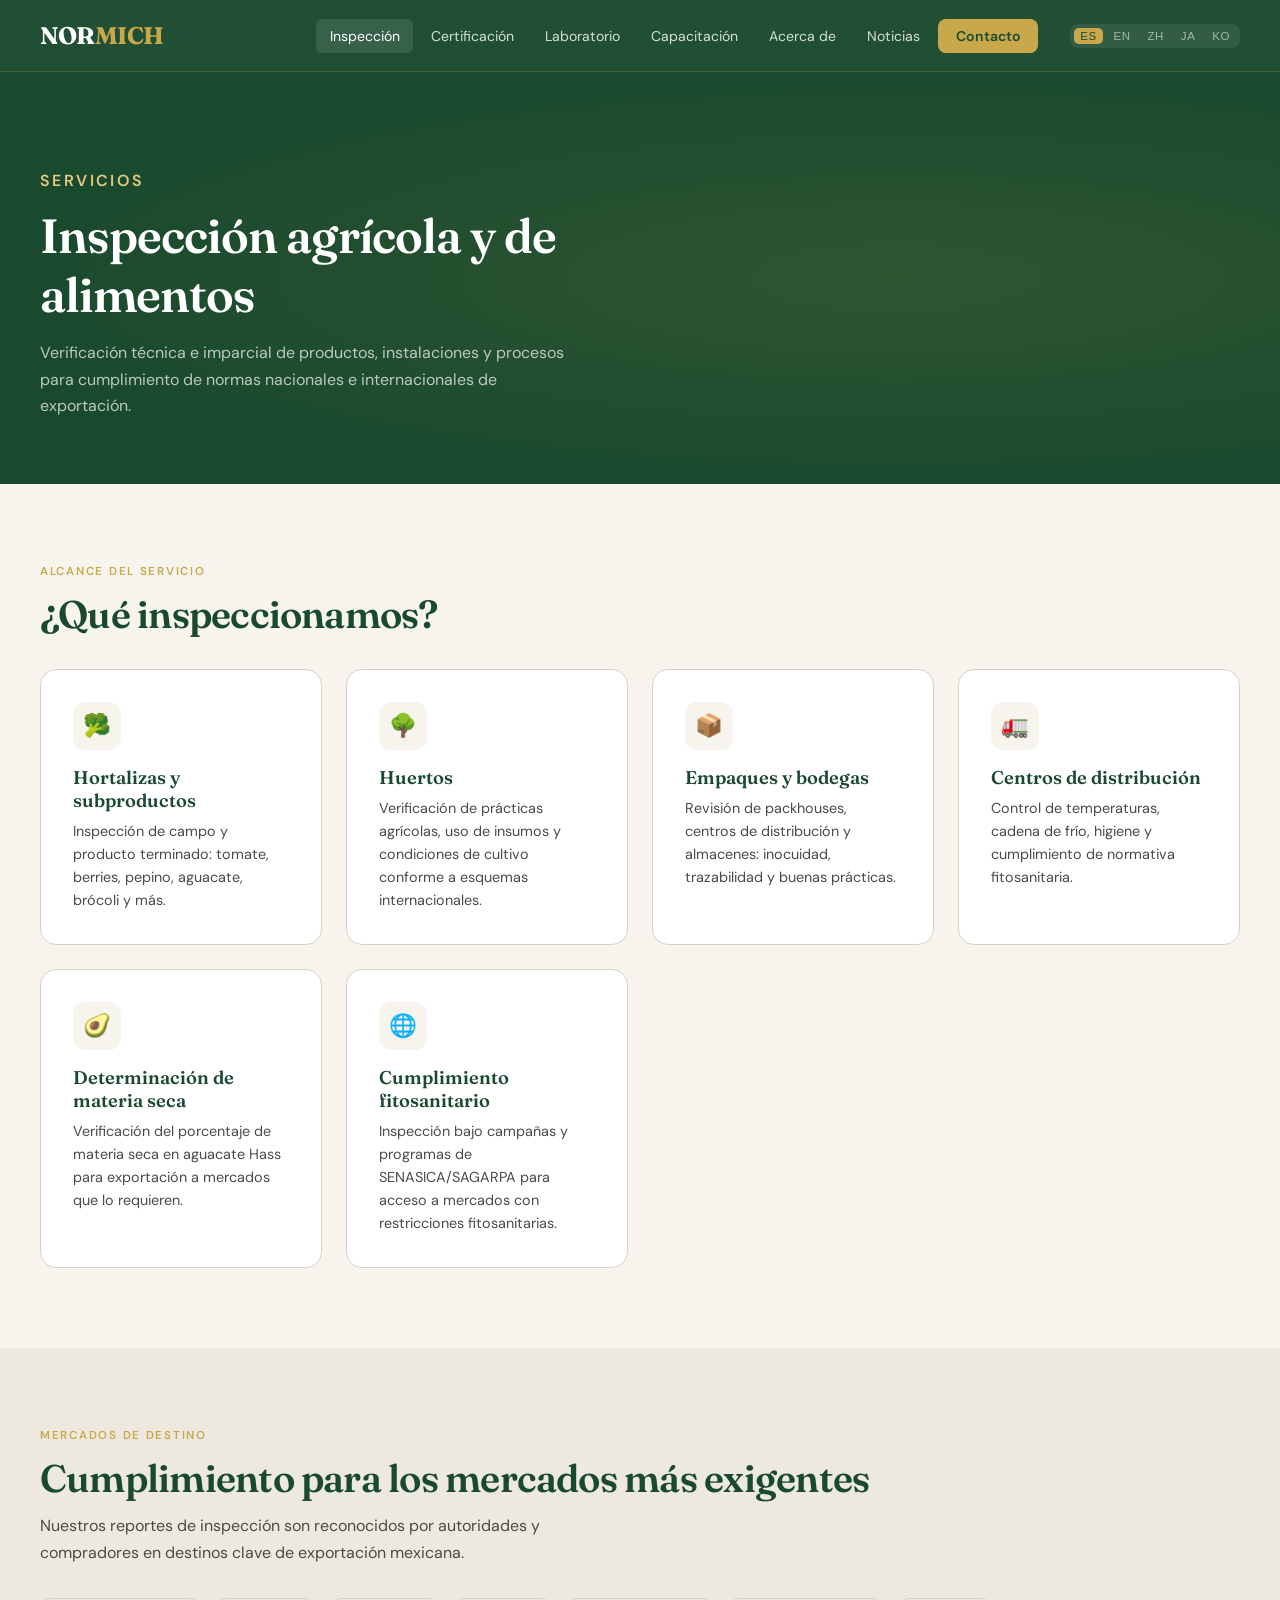
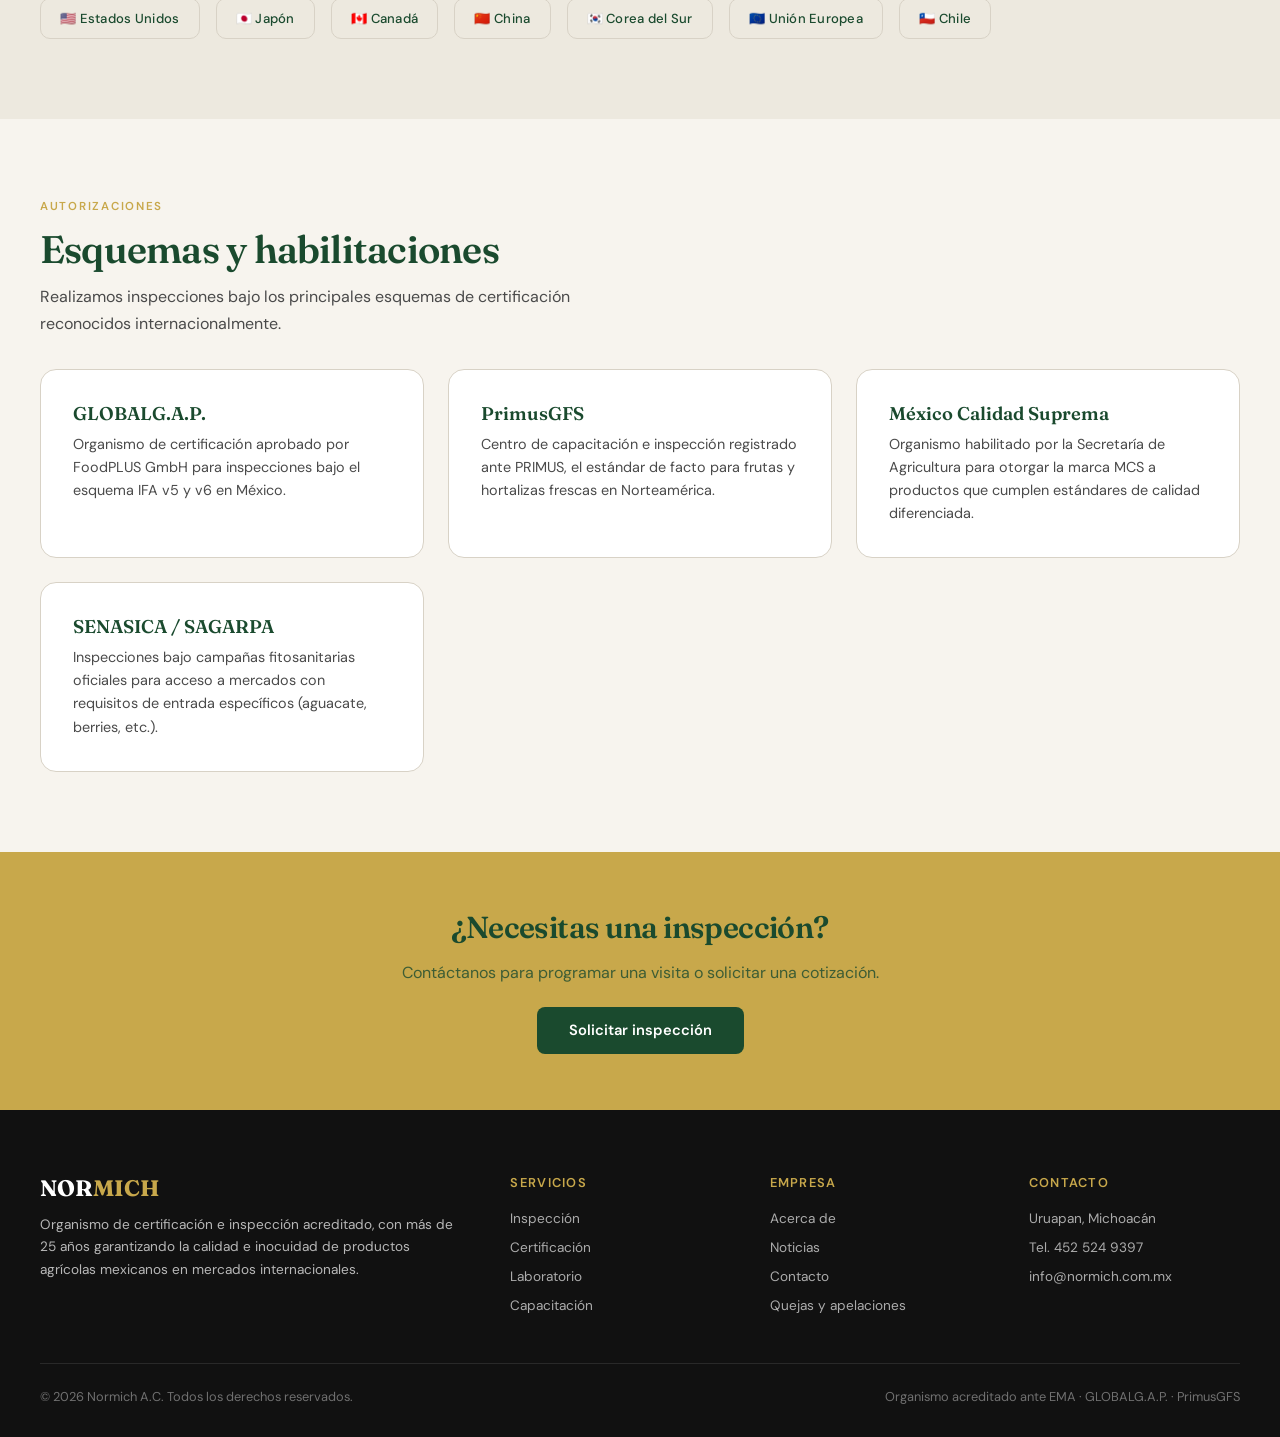
<file: inspeccion.html>
<!DOCTYPE html>
<html lang="es">
<head>
  <meta charset="UTF-8">
  <meta name="viewport" content="width=device-width, initial-scale=1.0">
  <title>Inspección — Normich A.C.</title>
  <link rel="stylesheet" href="style.css">
</head>
<body>
<div class="page">

  <div class="page-hero">
    <div class="container">
      <p class="section-label">Servicios</p>
      <h1>Inspección agrícola y de alimentos</h1>
      <p>Verificación técnica e imparcial de productos, instalaciones y procesos para cumplimiento de normas nacionales e internacionales de exportación.</p>
    </div>
  </div>

  <!-- WHAT WE INSPECT -->
  <section>
    <div class="container">
      <p class="section-label reveal">Alcance del servicio</p>
      <h2 class="section-title reveal">¿Qué inspeccionamos?</h2>
      <div class="card-grid card-grid-3" style="margin-top:2rem">
        <div class="card reveal">
          <div class="card-icon">🥦</div>
          <h3>Hortalizas y subproductos</h3>
          <p>Inspección de campo y producto terminado: tomate, berries, pepino, aguacate, brócoli y más.</p>
        </div>
        <div class="card reveal" style="transition-delay:0.1s">
          <div class="card-icon">🌳</div>
          <h3>Huertos</h3>
          <p>Verificación de prácticas agrícolas, uso de insumos y condiciones de cultivo conforme a esquemas internacionales.</p>
        </div>
        <div class="card reveal" style="transition-delay:0.2s">
          <div class="card-icon">📦</div>
          <h3>Empaques y bodegas</h3>
          <p>Revisión de packhouses, centros de distribución y almacenes: inocuidad, trazabilidad y buenas prácticas.</p>
        </div>
        <div class="card reveal" style="transition-delay:0.3s">
          <div class="card-icon">🚛</div>
          <h3>Centros de distribución</h3>
          <p>Control de temperaturas, cadena de frío, higiene y cumplimiento de normativa fitosanitaria.</p>
        </div>
        <div class="card reveal" style="transition-delay:0.4s">
          <div class="card-icon">🥑</div>
          <h3>Determinación de materia seca</h3>
          <p>Verificación del porcentaje de materia seca en aguacate Hass para exportación a mercados que lo requieren.</p>
        </div>
        <div class="card reveal" style="transition-delay:0.5s">
          <div class="card-icon">🌐</div>
          <h3>Cumplimiento fitosanitario</h3>
          <p>Inspección bajo campañas y programas de SENASICA/SAGARPA para acceso a mercados con restricciones fitosanitarias.</p>
        </div>
      </div>
    </div>
  </section>

  <!-- EXPORT MARKETS -->
  <section class="section-alt">
    <div class="container">
      <p class="section-label reveal">Mercados de destino</p>
      <h2 class="section-title reveal">Cumplimiento para los mercados más exigentes</h2>
      <p class="section-sub reveal">Nuestros reportes de inspección son reconocidos por autoridades y compradores en destinos clave de exportación mexicana.</p>
      <div style="display:flex;flex-wrap:wrap;gap:1rem;margin-top:2rem">
        <span class="accred-badge" style="background:var(--cream-dark);color:var(--green);border-color:var(--border)">🇺🇸 Estados Unidos</span>
        <span class="accred-badge" style="background:var(--cream-dark);color:var(--green);border-color:var(--border)">🇯🇵 Japón</span>
        <span class="accred-badge" style="background:var(--cream-dark);color:var(--green);border-color:var(--border)">🇨🇦 Canadá</span>
        <span class="accred-badge" style="background:var(--cream-dark);color:var(--green);border-color:var(--border)">🇨🇳 China</span>
        <span class="accred-badge" style="background:var(--cream-dark);color:var(--green);border-color:var(--border)">🇰🇷 Corea del Sur</span>
        <span class="accred-badge" style="background:var(--cream-dark);color:var(--green);border-color:var(--border)">🇪🇺 Unión Europea</span>
        <span class="accred-badge" style="background:var(--cream-dark);color:var(--green);border-color:var(--border)">🇨🇱 Chile</span>
      </div>
    </div>
  </section>

  <!-- SCHEMES -->
  <section>
    <div class="container">
      <p class="section-label reveal">Autorizaciones</p>
      <h2 class="section-title reveal">Esquemas y habilitaciones</h2>
      <p class="section-sub reveal">Realizamos inspecciones bajo los principales esquemas de certificación reconocidos internacionalmente.</p>
      <div class="card-grid card-grid-2" style="margin-top:2rem">
        <div class="card reveal">
          <h3>GLOBALG.A.P.</h3>
          <p>Organismo de certificación aprobado por FoodPLUS GmbH para inspecciones bajo el esquema IFA v5 y v6 en México.</p>
        </div>
        <div class="card reveal" style="transition-delay:0.1s">
          <h3>PrimusGFS</h3>
          <p>Centro de capacitación e inspección registrado ante PRIMUS, el estándar de facto para frutas y hortalizas frescas en Norteamérica.</p>
        </div>
        <div class="card reveal" style="transition-delay:0.2s">
          <h3>México Calidad Suprema</h3>
          <p>Organismo habilitado por la Secretaría de Agricultura para otorgar la marca MCS a productos que cumplen estándares de calidad diferenciada.</p>
        </div>
        <div class="card reveal" style="transition-delay:0.3s">
          <h3>SENASICA / SAGARPA</h3>
          <p>Inspecciones bajo campañas fitosanitarias oficiales para acceso a mercados con requisitos de entrada específicos (aguacate, berries, etc.).</p>
        </div>
      </div>
    </div>
  </section>

  <div class="cta-strip">
    <div class="container">
      <h2>¿Necesitas una inspección?</h2>
      <p>Contáctanos para programar una visita o solicitar una cotización.</p>
      <a href="contacto.html" class="btn-dark">Solicitar inspección</a>
    </div>
  </div>

</div>
<script src="main.js"></script>
</body>
</html>
</file>
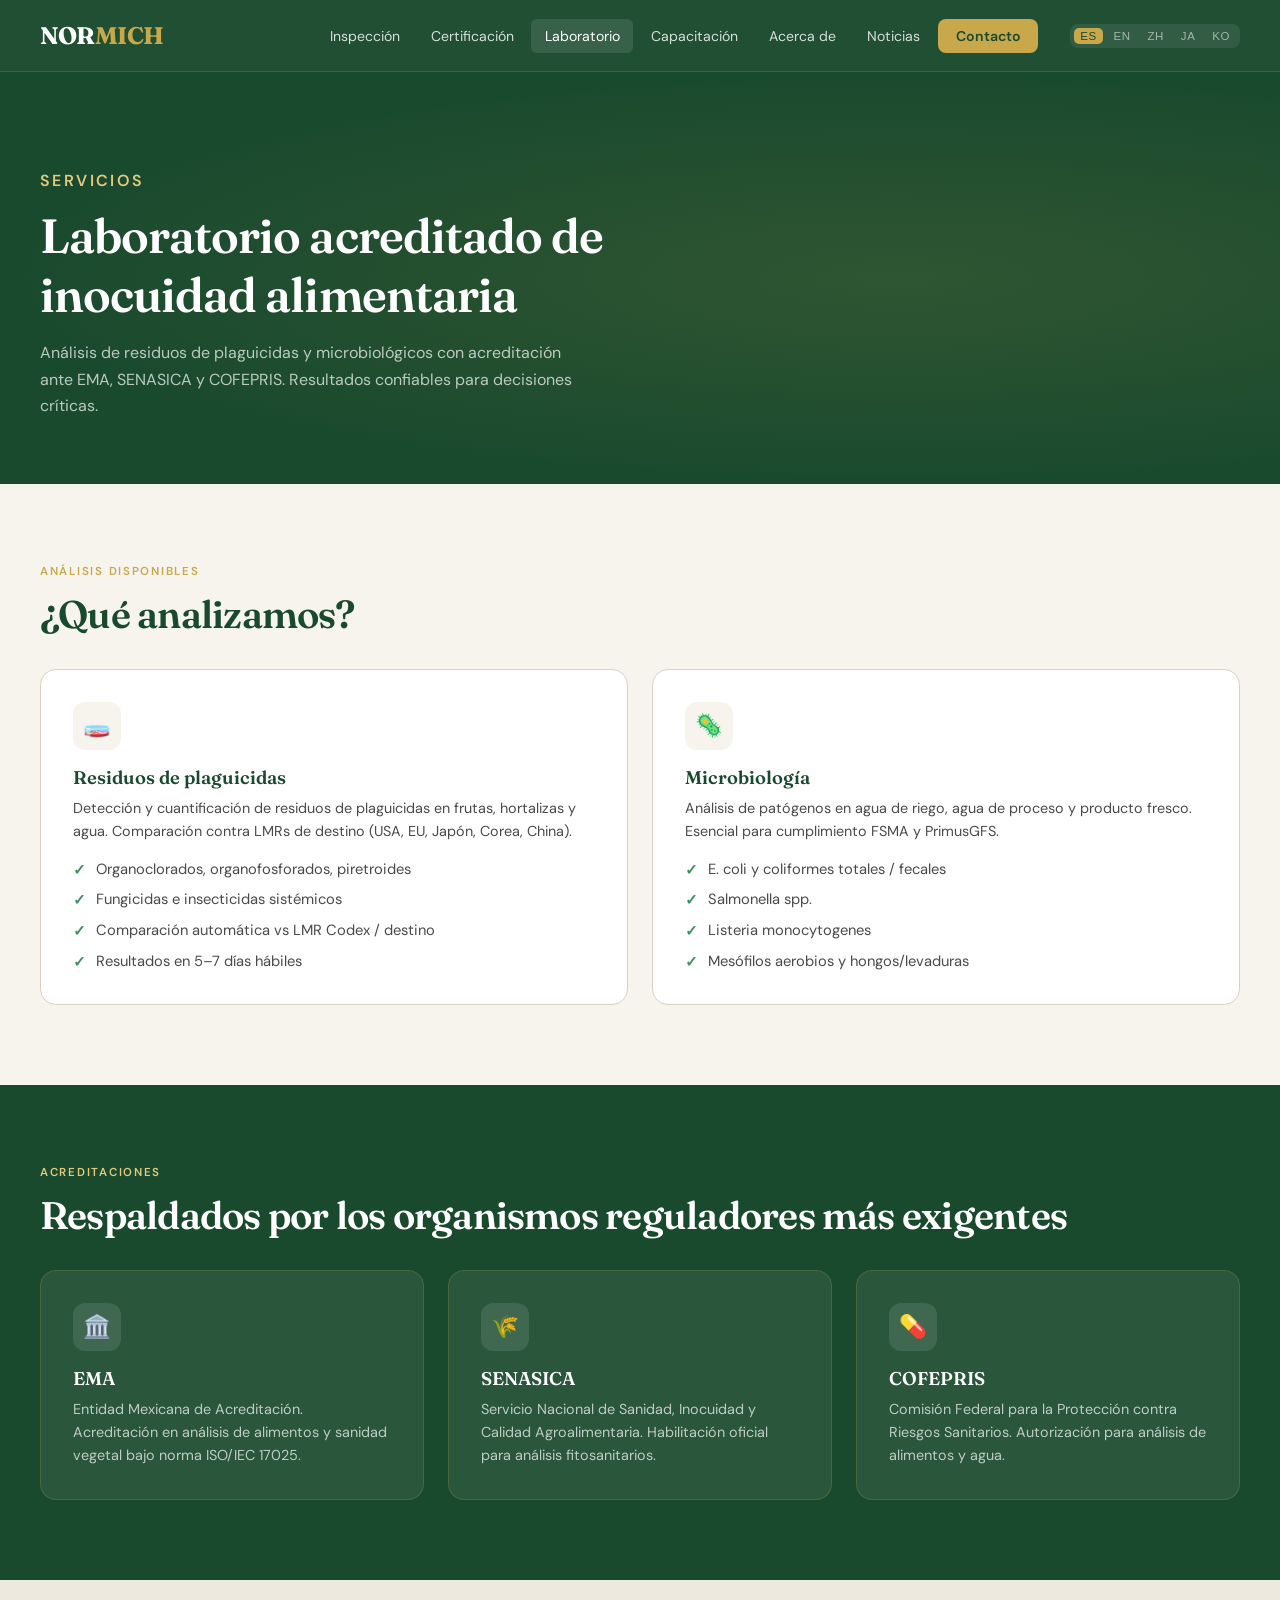
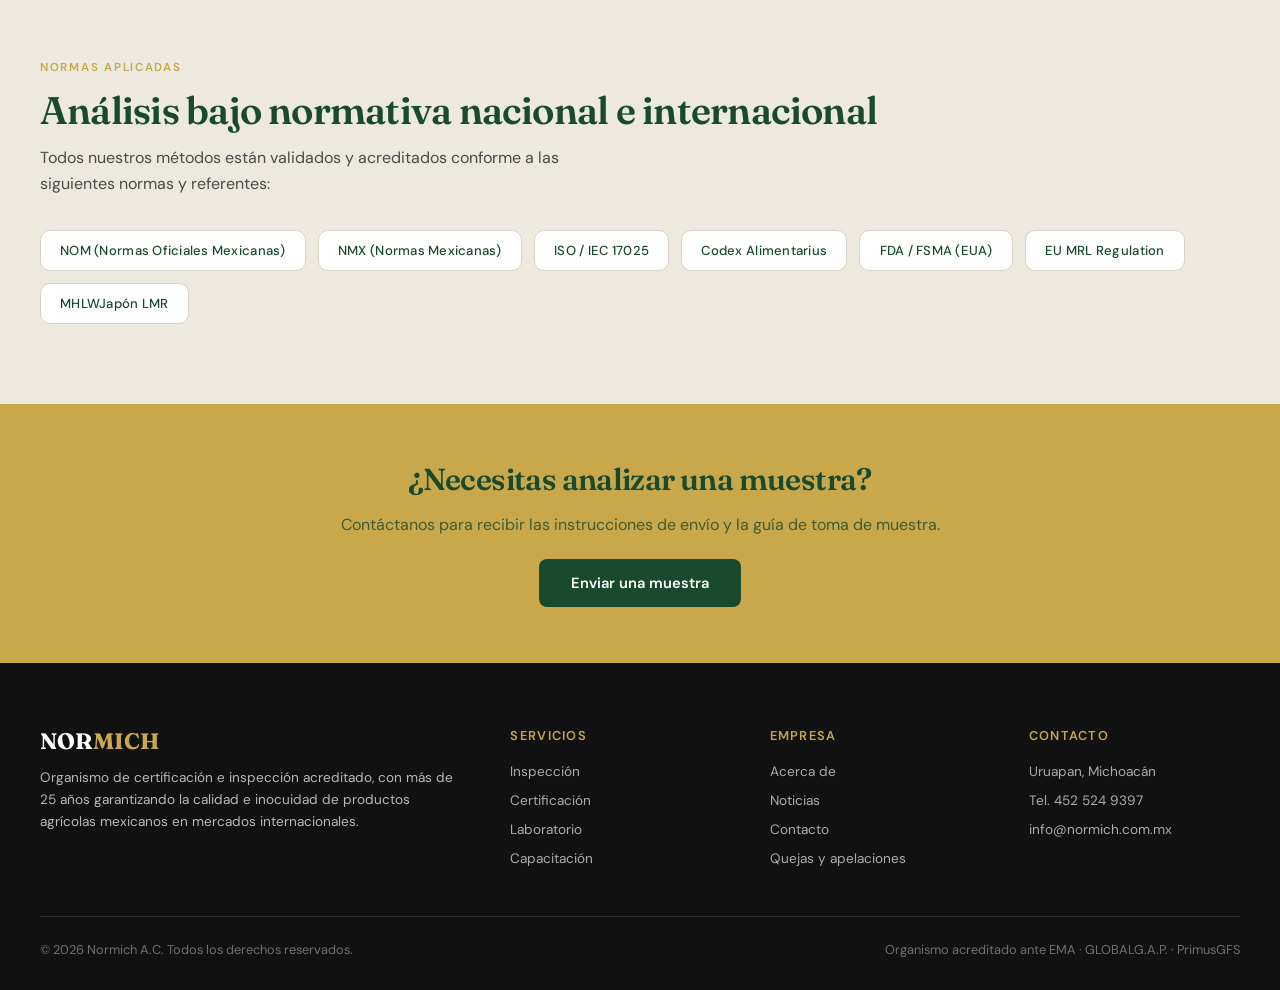
<file: laboratorio.html>
<!DOCTYPE html>
<html lang="es">
<head>
  <meta charset="UTF-8">
  <meta name="viewport" content="width=device-width, initial-scale=1.0">
  <title>Laboratorio — Normich A.C.</title>
  <link rel="stylesheet" href="style.css">
</head>
<body>
<div class="page">

  <div class="page-hero">
    <div class="container">
      <p class="section-label">Servicios</p>
      <h1>Laboratorio acreditado de inocuidad alimentaria</h1>
      <p>Análisis de residuos de plaguicidas y microbiológicos con acreditación ante EMA, SENASICA y COFEPRIS. Resultados confiables para decisiones críticas.</p>
    </div>
  </div>

  <!-- ANALYSIS TYPES -->
  <section>
    <div class="container">
      <p class="section-label reveal">Análisis disponibles</p>
      <h2 class="section-title reveal">¿Qué analizamos?</h2>
      <div class="card-grid card-grid-2" style="margin-top:2rem">
        <div class="card reveal">
          <div class="card-icon">🧫</div>
          <h3>Residuos de plaguicidas</h3>
          <p>Detección y cuantificación de residuos de plaguicidas en frutas, hortalizas y agua. Comparación contra LMRs de destino (USA, EU, Japón, Corea, China).</p>
          <ul class="icon-list" style="margin-top:1rem">
            <li>Organoclorados, organofosforados, piretroides</li>
            <li>Fungicidas e insecticidas sistémicos</li>
            <li>Comparación automática vs LMR Codex / destino</li>
            <li>Resultados en 5–7 días hábiles</li>
          </ul>
        </div>
        <div class="card reveal" style="transition-delay:0.15s">
          <div class="card-icon">🦠</div>
          <h3>Microbiología</h3>
          <p>Análisis de patógenos en agua de riego, agua de proceso y producto fresco. Esencial para cumplimiento FSMA y PrimusGFS.</p>
          <ul class="icon-list" style="margin-top:1rem">
            <li>E. coli y coliformes totales / fecales</li>
            <li>Salmonella spp.</li>
            <li>Listeria monocytogenes</li>
            <li>Mesófilos aerobios y hongos/levaduras</li>
          </ul>
        </div>
      </div>
    </div>
  </section>

  <!-- ACCREDITATIONS -->
  <section class="section-dark">
    <div class="container">
      <p class="section-label" style="color:var(--gold-light)" >Acreditaciones</p>
      <h2 class="section-title light reveal">Respaldados por los organismos reguladores más exigentes</h2>
      <div class="card-grid card-grid-3" style="margin-top:2rem">
        <div class="card reveal" style="background:rgba(255,255,255,0.07);border-color:rgba(200,168,75,0.2)">
          <div class="card-icon" style="background:rgba(255,255,255,0.1)">🏛️</div>
          <h3 style="color:var(--white)">EMA</h3>
          <p style="color:rgba(255,255,255,0.7)">Entidad Mexicana de Acreditación. Acreditación en análisis de alimentos y sanidad vegetal bajo norma ISO/IEC 17025.</p>
        </div>
        <div class="card reveal" style="background:rgba(255,255,255,0.07);border-color:rgba(200,168,75,0.2);transition-delay:0.1s">
          <div class="card-icon" style="background:rgba(255,255,255,0.1)">🌾</div>
          <h3 style="color:var(--white)">SENASICA</h3>
          <p style="color:rgba(255,255,255,0.7)">Servicio Nacional de Sanidad, Inocuidad y Calidad Agroalimentaria. Habilitación oficial para análisis fitosanitarios.</p>
        </div>
        <div class="card reveal" style="background:rgba(255,255,255,0.07);border-color:rgba(200,168,75,0.2);transition-delay:0.2s">
          <div class="card-icon" style="background:rgba(255,255,255,0.1)">💊</div>
          <h3 style="color:var(--white)">COFEPRIS</h3>
          <p style="color:rgba(255,255,255,0.7)">Comisión Federal para la Protección contra Riesgos Sanitarios. Autorización para análisis de alimentos y agua.</p>
        </div>
      </div>
    </div>
  </section>

  <!-- STANDARDS -->
  <section class="section-alt">
    <div class="container">
      <p class="section-label reveal">Normas aplicadas</p>
      <h2 class="section-title reveal">Análisis bajo normativa nacional e internacional</h2>
      <p class="section-sub reveal">Todos nuestros métodos están validados y acreditados conforme a las siguientes normas y referentes:</p>
      <div style="display:flex;flex-wrap:wrap;gap:0.75rem;margin-top:2rem">
        <span class="accred-badge" style="background:var(--white);color:var(--green);border-color:var(--border)">NOM (Normas Oficiales Mexicanas)</span>
        <span class="accred-badge" style="background:var(--white);color:var(--green);border-color:var(--border)">NMX (Normas Mexicanas)</span>
        <span class="accred-badge" style="background:var(--white);color:var(--green);border-color:var(--border)">ISO / IEC 17025</span>
        <span class="accred-badge" style="background:var(--white);color:var(--green);border-color:var(--border)">Codex Alimentarius</span>
        <span class="accred-badge" style="background:var(--white);color:var(--green);border-color:var(--border)">FDA / FSMA (EUA)</span>
        <span class="accred-badge" style="background:var(--white);color:var(--green);border-color:var(--border)">EU MRL Regulation</span>
        <span class="accred-badge" style="background:var(--white);color:var(--green);border-color:var(--border)">MHLWJapón LMR</span>
      </div>
    </div>
  </section>

  <div class="cta-strip">
    <div class="container">
      <h2>¿Necesitas analizar una muestra?</h2>
      <p>Contáctanos para recibir las instrucciones de envío y la guía de toma de muestra.</p>
      <a href="contacto.html" class="btn-dark">Enviar una muestra</a>
    </div>
  </div>

</div>
<script src="main.js"></script>
</body>
</html>
</file>
<file: style.css>
@import url('https://fonts.googleapis.com/css2?family=Fraunces:ital,opsz,wght@0,9..144,300;0,9..144,400;0,9..144,600;0,9..144,700;1,9..144,300&family=DM+Sans:wght@300;400;500;600&display=swap');

:root {
  --green: #1a4a2e;
  --green-mid: #2d6e47;
  --green-light: #3d8f5f;
  --gold: #c8a84b;
  --gold-light: #e2c97e;
  --cream: #f7f4ee;
  --cream-dark: #ede9df;
  --white: #ffffff;
  --text: #1a1a1a;
  --text-mid: #4a4a4a;
  --text-light: #7a7a7a;
  --border: #d8d2c6;
  --nav-h: 72px;
}

*,
*::before,
*::after {
  box-sizing: border-box;
  margin: 0;
  padding: 0;
}

html {
  scroll-behavior: smooth;
}

body {
  font-family: 'DM Sans', sans-serif;
  color: var(--text);
  background: var(--cream);
  -webkit-font-smoothing: antialiased;
}

/* ── NAV ── */
nav {
  position: fixed;
  top: 0;
  left: 0;
  right: 0;
  z-index: 100;
  height: var(--nav-h);
  background: rgba(26, 74, 46, 0.97);
  backdrop-filter: blur(12px);
  display: flex;
  align-items: center;
  padding: 0 2rem;
  border-bottom: 1px solid rgba(200, 168, 75, 0.2);
}

.nav-inner {
  width: 100%;
  max-width: 1200px;
  margin: 0 auto;
  display: flex;
  align-items: center;
  justify-content: space-between;
}

.nav-logo {
  font-family: 'Fraunces', serif;
  font-size: 1.5rem;
  font-weight: 700;
  color: var(--white);
  letter-spacing: -0.02em;
  text-decoration: none;
}

.nav-logo span {
  color: var(--gold);
}

.nav-menu-wrapper {
  display: flex;
  align-items: center;
  justify-content: flex-end;
  gap: 2rem;
  flex: 1;
}

.nav-mobile-toggle {
  display: none;
  flex-direction: column;
  justify-content: center;
  gap: 5px;
  background: none;
  border: none;
  cursor: pointer;
  z-index: 1000;
  width: 30px;
  height: 30px;
  padding: 0;
}

.nav-mobile-toggle span {
  display: block;
  width: 100%;
  height: 2px;
  background: var(--white);
  transition: transform 0.3s, opacity 0.3s;
}

.nav-mobile-toggle.active span:nth-child(1) {
  transform: translateY(7px) rotate(45deg);
}

.nav-mobile-toggle.active span:nth-child(2) {
  opacity: 0;
}

.nav-mobile-toggle.active span:nth-child(3) {
  transform: translateY(-7px) rotate(-45deg);
}

.nav-links {
  display: flex;
  align-items: center;
  gap: 0.25rem;
  list-style: none;
}

.nav-links a {
  display: block;
  padding: 0.5rem 0.85rem;
  color: rgba(255, 255, 255, 0.82);
  text-decoration: none;
  font-size: 0.88rem;
  font-weight: 400;
  border-radius: 6px;
  transition: color 0.2s, background 0.2s;
  white-space: nowrap;
}

.nav-links a:hover,
.nav-links a.active {
  color: var(--white);
  background: rgba(255, 255, 255, 0.1);
}

.nav-right {
  display: flex;
  align-items: center;
  gap: 1rem;
}

.lang-switcher {
  display: flex;
  gap: 0.3rem;
  background: rgba(255, 255, 255, 0.08);
  border-radius: 8px;
  padding: 4px;
}

.lang-switcher button {
  background: none;
  border: none;
  cursor: pointer;
  color: rgba(255, 255, 255, 0.55);
  font-size: 0.72rem;
  font-weight: 500;
  padding: 2px 6px;
  border-radius: 5px;
  letter-spacing: 0.05em;
  transition: all 0.2s;
}

.lang-switcher button.active,
.lang-switcher button:hover {
  background: var(--gold);
  color: var(--green);
}

.nav-cta {
  background: var(--gold);
  color: var(--green) !important;
  font-weight: 600 !important;
  padding: 0.5rem 1.1rem !important;
  border-radius: 8px !important;
  transition: background 0.2s !important;
}

.nav-cta:hover {
  background: var(--gold-light) !important;
}

/* ── PAGE WRAPPER ── */
.page {
  padding-top: var(--nav-h);
  min-height: 100vh;
}

/* ── HERO ── */
.hero {
  position: relative;
  min-height: 88vh;
  display: flex;
  align-items: center;
  overflow: hidden;
  background: var(--green);
}

.hero-bg {
  position: absolute;
  inset: 0;
  background-image: url('https://images.unsplash.com/photo-1560493676-04071c5f467b?w=1600&q=80');
  background-size: cover;
  background-position: center;
  opacity: 0.28;
}

.hero-content {
  position: relative;
  z-index: 1;
  max-width: 1200px;
  margin: 0 auto;
  padding: 0 2rem;
  width: 100%;
}

.hero-tag {
  display: inline-block;
  font-size: 0.75rem;
  font-weight: 600;
  letter-spacing: 0.15em;
  text-transform: uppercase;
  color: var(--gold);
  border: 1px solid rgba(200, 168, 75, 0.4);
  border-radius: 20px;
  padding: 4px 14px;
  margin-bottom: 1.5rem;
  animation: fadeUp 0.6s ease both;
}

.hero h1 {
  font-family: 'Fraunces', serif;
  font-size: clamp(2.6rem, 5.5vw, 4.2rem);
  font-weight: 600;
  line-height: 1.1;
  color: var(--white);
  letter-spacing: -0.02em;
  max-width: 700px;
  animation: fadeUp 0.6s 0.1s ease both;
}

.hero h1 em {
  color: var(--gold);
  font-style: normal;
}

.hero p {
  margin-top: 1.25rem;
  font-size: 1.1rem;
  color: rgba(255, 255, 255, 0.72);
  max-width: 500px;
  line-height: 1.65;
  animation: fadeUp 0.6s 0.2s ease both;
}

.hero-btns {
  margin-top: 2rem;
  display: flex;
  gap: 1rem;
  flex-wrap: wrap;
  animation: fadeUp 0.6s 0.3s ease both;
}

.btn-primary {
  display: inline-block;
  background: var(--gold);
  color: var(--green);
  font-weight: 600;
  font-size: 0.92rem;
  padding: 0.8rem 1.8rem;
  border-radius: 8px;
  text-decoration: none;
  transition: background 0.2s, transform 0.2s;
}

.btn-primary:hover {
  background: var(--gold-light);
  transform: translateY(-1px);
}

.btn-outline {
  display: inline-block;
  border: 1.5px solid rgba(255, 255, 255, 0.4);
  color: var(--white);
  font-weight: 500;
  font-size: 0.92rem;
  padding: 0.8rem 1.8rem;
  border-radius: 8px;
  text-decoration: none;
  transition: border-color 0.2s, background 0.2s;
}

.btn-outline:hover {
  border-color: var(--white);
  background: rgba(255, 255, 255, 0.08);
}

/* ── SECTION BASICS ── */
section {
  padding: 5rem 2rem;
}

.container {
  max-width: 1200px;
  margin: 0 auto;
}

.section-label {
  font-size: 0.72rem;
  font-weight: 600;
  letter-spacing: 0.15em;
  text-transform: uppercase;
  color: var(--gold);
  margin-bottom: 0.75rem;
}

.section-title {
  font-family: 'Fraunces', serif;
  font-size: clamp(1.8rem, 3vw, 2.6rem);
  font-weight: 600;
  letter-spacing: -0.02em;
  color: var(--green);
  line-height: 1.2;
}

.section-title.light {
  color: var(--white);
}

.section-sub {
  margin-top: 0.75rem;
  font-size: 1rem;
  color: var(--text-mid);
  max-width: 560px;
  line-height: 1.65;
}

.section-sub.light {
  color: rgba(255, 255, 255, 0.7);
}

/* ── CARDS ── */
.card-grid {
  display: grid;
  gap: 1.5rem;
}

.card-grid-3 {
  grid-template-columns: repeat(auto-fit, minmax(280px, 1fr));
}

.card-grid-2 {
  grid-template-columns: repeat(auto-fit, minmax(320px, 1fr));
}

.card {
  background: var(--white);
  border: 1px solid var(--border);
  border-radius: 16px;
  padding: 2rem;
  transition: box-shadow 0.25s, transform 0.25s;
}

.card:hover {
  box-shadow: 0 12px 40px rgba(26, 74, 46, 0.1);
  transform: translateY(-2px);
}

.card-icon {
  width: 48px;
  height: 48px;
  background: var(--cream);
  border-radius: 12px;
  display: flex;
  align-items: center;
  justify-content: center;
  margin-bottom: 1rem;
  font-size: 1.4rem;
}

.card h3 {
  font-family: 'Fraunces', serif;
  font-size: 1.15rem;
  font-weight: 600;
  color: var(--green);
  margin-bottom: 0.5rem;
}

.card p {
  font-size: 0.9rem;
  color: var(--text-mid);
  line-height: 1.6;
}

.card-link {
  display: inline-block;
  margin-top: 1rem;
  font-size: 0.85rem;
  font-weight: 600;
  color: var(--green-mid);
  text-decoration: none;
  border-bottom: 1.5px solid var(--gold);
  padding-bottom: 1px;
  transition: color 0.2s;
}

.card-link:hover {
  color: var(--gold);
}

/* ── ACCREDITATIONS STRIP ── */
.accred-strip {
  background: var(--green);
  padding: 3rem 2rem;
}

.accred-strip .section-label {
  color: var(--gold-light);
}

.accred-logos {
  display: flex;
  flex-wrap: wrap;
  gap: 1rem;
  margin-top: 2rem;
  align-items: center;
}

.accred-badge {
  background: rgba(255, 255, 255, 0.08);
  border: 1px solid rgba(200, 168, 75, 0.25);
  border-radius: 10px;
  padding: 0.7rem 1.2rem;
  color: rgba(255, 255, 255, 0.85);
  font-size: 0.82rem;
  font-weight: 500;
  letter-spacing: 0.02em;
  transition: background 0.2s, border-color 0.2s;
}

.accred-badge:hover {
  background: rgba(200, 168, 75, 0.15);
  border-color: rgba(200, 168, 75, 0.5);
}

/* ── PAGE HERO (inner pages) ── */
.page-hero {
  background: var(--green);
  padding: 5rem 2rem 4rem;
  position: relative;
  overflow: hidden;
}

.page-hero::before {
  content: '';
  position: absolute;
  inset: 0;
  background: radial-gradient(ellipse at 70% 50%, rgba(200, 168, 75, 0.12) 0%, transparent 70%);
}

.page-hero .container {
  position: relative;
  z-index: 1;
}

.page-hero .section-label {
  color: var(--gold-light);
}

.page-hero h1 {
  font-family: 'Fraunces', serif;
  font-size: clamp(2rem, 4vw, 3rem);
  font-weight: 600;
  color: var(--white);
  letter-spacing: -0.02em;
  margin-top: 0.5rem;
  max-width: 700px;
}

.page-hero p {
  margin-top: 1rem;
  font-size: 1rem;
  color: rgba(255, 255, 255, 0.7);
  max-width: 540px;
  line-height: 1.65;
}

/* ── DARK SECTION ── */
.section-dark {
  background: var(--green);
}

.section-dark .section-title {
  color: var(--white);
}

.section-dark .section-sub {
  color: rgba(255, 255, 255, 0.7);
}

/* ── SECTION ALT ── */
.section-alt {
  background: var(--cream-dark);
}

/* ── CTA STRIP ── */
.cta-strip {
  background: var(--gold);
  padding: 3.5rem 2rem;
  text-align: center;
}

.cta-strip h2 {
  font-family: 'Fraunces', serif;
  font-size: 1.9rem;
  font-weight: 600;
  color: var(--green);
  letter-spacing: -0.02em;
  margin-bottom: 1rem;
}

.cta-strip p {
  color: rgba(26, 74, 46, 0.8);
  margin-bottom: 1.5rem;
}

.btn-dark {
  display: inline-block;
  background: var(--green);
  color: var(--white);
  font-weight: 600;
  font-size: 0.92rem;
  padding: 0.85rem 2rem;
  border-radius: 8px;
  text-decoration: none;
  transition: background 0.2s, transform 0.2s;
}

.btn-dark:hover {
  background: var(--green-mid);
  transform: translateY(-1px);
}

/* ── ICON LIST ── */
.icon-list {
  list-style: none;
  display: flex;
  flex-direction: column;
  gap: 0.6rem;
  margin-top: 1rem;
}

.icon-list li {
  display: flex;
  align-items: flex-start;
  gap: 0.6rem;
  font-size: 0.92rem;
  color: var(--text-mid);
}

.icon-list li::before {
  content: '✓';
  color: var(--green-light);
  font-weight: 700;
  margin-top: 1px;
  flex-shrink: 0;
}

/* ── ACCORDION ── */
.accordion {
  border: 1px solid var(--border);
  border-radius: 12px;
  overflow: hidden;
}

.accordion-item {
  border-bottom: 1px solid var(--border);
}

.accordion-item:last-child {
  border-bottom: none;
}

.accordion-btn {
  width: 100%;
  background: none;
  border: none;
  cursor: pointer;
  display: flex;
  align-items: center;
  justify-content: space-between;
  padding: 1.1rem 1.4rem;
  font-family: 'DM Sans', sans-serif;
  font-size: 0.95rem;
  font-weight: 500;
  color: var(--green);
  text-align: left;
  transition: background 0.2s;
}

.accordion-btn:hover {
  background: var(--cream);
}

.accordion-chevron {
  width: 20px;
  height: 20px;
  flex-shrink: 0;
  border: 1.5px solid var(--border);
  border-radius: 50%;
  display: flex;
  align-items: center;
  justify-content: center;
  transition: transform 0.3s;
  font-size: 0.7rem;
  color: var(--text-light);
}

.accordion-btn.open .accordion-chevron {
  transform: rotate(180deg);
}

.accordion-body {
  display: none;
  padding: 0 1.4rem 1.2rem;
  font-size: 0.88rem;
  color: var(--text-mid);
  line-height: 1.7;
}

.accordion-body.open {
  display: block;
}

/* ── COURSE CARD ── */
.course-card {
  background: var(--white);
  border: 1px solid var(--border);
  border-radius: 14px;
  padding: 1.4rem 1.6rem;
  display: flex;
  flex-direction: column;
  gap: 0.75rem;
  transition: box-shadow 0.2s, transform 0.2s;
}

.course-card:hover {
  box-shadow: 0 8px 30px rgba(26, 74, 46, 0.1);
  transform: translateY(-2px);
}

.course-format {
  display: inline-block;
  font-size: 0.72rem;
  font-weight: 600;
  letter-spacing: 0.08em;
  text-transform: uppercase;
  padding: 3px 10px;
  border-radius: 20px;
  width: fit-content;
}

.format-virtual {
  background: #e8f4fd;
  color: #1a6fa8;
}

.format-presencial {
  background: #edf7ed;
  color: #2d6e47;
}

.course-title {
  font-family: 'Fraunces', serif;
  font-size: 1rem;
  font-weight: 600;
  color: var(--green);
  line-height: 1.35;
}

.course-meta {
  display: flex;
  flex-wrap: wrap;
  gap: 1rem;
  font-size: 0.82rem;
  color: var(--text-light);
}

.course-meta span {
  display: flex;
  align-items: center;
  gap: 4px;
}

.course-bottom {
  display: flex;
  align-items: center;
  justify-content: space-between;
  margin-top: 0.5rem;
  flex-wrap: wrap;
  gap: 0.5rem;
}

.course-price {
  font-family: 'Fraunces', serif;
  font-size: 1.1rem;
  font-weight: 600;
  color: var(--green);
}

.course-price.free {
  color: var(--green-light);
  font-size: 0.9rem;
}

.btn-sm {
  display: inline-block;
  background: var(--green);
  color: var(--white);
  font-size: 0.8rem;
  font-weight: 600;
  padding: 0.45rem 1rem;
  border-radius: 6px;
  text-decoration: none;
  border: none;
  cursor: pointer;
  transition: background 0.2s;
}

.btn-sm:hover {
  background: var(--green-mid);
}

/* ── NEWS CARD ── */
.news-card {
  background: var(--white);
  border: 1px solid var(--border);
  border-radius: 14px;
  overflow: hidden;
  transition: box-shadow 0.2s, transform 0.2s;
}

.news-card:hover {
  box-shadow: 0 8px 30px rgba(26, 74, 46, 0.1);
  transform: translateY(-2px);
}

.news-card-img {
  height: 180px;
  background: var(--cream-dark);
  display: flex;
  align-items: center;
  justify-content: center;
  overflow: hidden;
}

.news-card-img img {
  width: 100%;
  height: 100%;
  object-fit: cover;
}

.news-card-body {
  padding: 1.25rem;
}

.news-tag {
  display: inline-block;
  font-size: 0.7rem;
  font-weight: 600;
  letter-spacing: 0.1em;
  text-transform: uppercase;
  color: var(--green-light);
  margin-bottom: 0.5rem;
}

.news-card h3 {
  font-family: 'Fraunces', serif;
  font-size: 1rem;
  font-weight: 600;
  color: var(--green);
  line-height: 1.35;
  margin-bottom: 0.5rem;
}

.news-card p {
  font-size: 0.85rem;
  color: var(--text-light);
  line-height: 1.6;
}

.news-date {
  font-size: 0.78rem;
  color: var(--text-light);
  margin-top: 0.75rem;
}

/* ── CONTACT FORM ── */
.form-group {
  display: flex;
  flex-direction: column;
  gap: 0.4rem;
  margin-bottom: 1rem;
}

.form-group label {
  font-size: 0.83rem;
  font-weight: 500;
  color: var(--text-mid);
}

.form-group input,
.form-group textarea,
.form-group select {
  border: 1.5px solid var(--border);
  border-radius: 8px;
  padding: 0.75rem 1rem;
  font-family: 'DM Sans', sans-serif;
  font-size: 0.9rem;
  color: var(--text);
  background: var(--white);
  transition: border-color 0.2s;
  width: 100%;
}

.form-group input:focus,
.form-group textarea:focus,
.form-group select:focus {
  outline: none;
  border-color: var(--green-mid);
}

.form-group textarea {
  min-height: 120px;
  resize: vertical;
}

/* ── FILTER TABS ── */
.filter-tabs {
  display: flex;
  gap: 0.5rem;
  flex-wrap: wrap;
  margin-bottom: 2rem;
}

.split-grid {
  display: grid;
  grid-template-columns: 1fr 1fr;
  gap: 4rem;
  align-items: center;
}

.filter-btn {
  background: var(--white);
  border: 1.5px solid var(--border);
  border-radius: 30px;
  padding: 0.45rem 1rem;
  font-family: 'DM Sans', sans-serif;
  font-size: 0.82rem;
  font-weight: 500;
  color: var(--text-mid);
  cursor: pointer;
  transition: all 0.2s;
}

.filter-btn:hover {
  border-color: var(--green);
  color: var(--green);
}

.filter-btn.active {
  background: var(--green);
  border-color: var(--green);
  color: var(--white);
}

/* ── STEP PROCESS ── */
.steps {
  display: flex;
  gap: 0;
  flex-wrap: wrap;
}

.step {
  flex: 1;
  min-width: 200px;
  padding: 2rem 1.5rem;
  position: relative;
  text-align: center;
}

.step-num {
  width: 48px;
  height: 48px;
  border-radius: 50%;
  background: var(--gold);
  color: var(--green);
  font-family: 'Fraunces', serif;
  font-size: 1.3rem;
  font-weight: 700;
  display: flex;
  align-items: center;
  justify-content: center;
  margin: 0 auto 1rem;
}

.step h4 {
  font-family: 'Fraunces', serif;
  font-size: 1.05rem;
  color: var(--green);
  margin-bottom: 0.4rem;
}

.step p {
  font-size: 0.85rem;
  color: var(--text-mid);
  line-height: 1.6;
}

/* ── VALUES GRID ── */
.values-grid {
  display: grid;
  grid-template-columns: repeat(auto-fit, minmax(200px, 1fr));
  gap: 1rem;
  margin-top: 2rem;
}

.value-card {
  background: rgba(255, 255, 255, 0.08);
  border: 1px solid rgba(200, 168, 75, 0.2);
  border-radius: 14px;
  padding: 1.5rem;
  text-align: center;
}

.value-icon {
  font-size: 2rem;
  margin-bottom: 0.75rem;
}

.value-card h4 {
  font-family: 'Fraunces', serif;
  font-size: 0.95rem;
  color: var(--white);
  margin-bottom: 0.3rem;
}

.value-card p {
  font-size: 0.8rem;
  color: rgba(255, 255, 255, 0.6);
  line-height: 1.5;
}

/* ── FOOTER ── */
footer {
  background: #111;
  color: rgba(255, 255, 255, 0.7);
  padding: 4rem 2rem 2rem;
}

.footer-grid {
  display: grid;
  grid-template-columns: 2fr 1fr 1fr 1fr;
  gap: 3rem;
  max-width: 1200px;
  margin: 0 auto;
}

.footer-brand h3 {
  font-family: 'Fraunces', serif;
  font-size: 1.4rem;
  color: var(--white);
  margin-bottom: 0.75rem;
}

.footer-brand h3 span {
  color: var(--gold);
}

.footer-brand p {
  font-size: 0.85rem;
  line-height: 1.65;
}

footer h4 {
  font-size: 0.8rem;
  font-weight: 600;
  letter-spacing: 0.1em;
  text-transform: uppercase;
  color: var(--gold);
  margin-bottom: 1rem;
}

footer ul {
  list-style: none;
  display: flex;
  flex-direction: column;
  gap: 0.5rem;
}

footer ul li a {
  color: rgba(255, 255, 255, 0.65);
  text-decoration: none;
  font-size: 0.85rem;
  transition: color 0.2s;
}

footer ul li a:hover {
  color: var(--white);
}

.footer-bottom {
  max-width: 1200px;
  margin: 3rem auto 0;
  padding-top: 1.5rem;
  border-top: 1px solid rgba(255, 255, 255, 0.1);
  display: flex;
  justify-content: space-between;
  align-items: center;
  font-size: 0.8rem;
  color: rgba(255, 255, 255, 0.4);
  flex-wrap: wrap;
  gap: 0.5rem;
}

/* ── ANIMATIONS ── */
@keyframes fadeUp {
  from {
    opacity: 0;
    transform: translateY(20px);
  }

  to {
    opacity: 1;
    transform: translateY(0);
  }
}

.reveal {
  opacity: 0;
  transform: translateY(24px);
  transition: opacity 0.55s ease, transform 0.55s ease;
}

.reveal.visible {
  opacity: 1;
  transform: translateY(0);
}

/* ── RESPONSIVE ── */
@media (max-width: 768px) {
  .nav-mobile-toggle {
    display: flex;
  }

  .nav-menu-wrapper {
    position: fixed;
    top: 0;
    right: 0;
    bottom: 0;
    left: 0;
    background: var(--green);
    flex-direction: column;
    justify-content: center;
    align-items: center;
    gap: 3rem;
    padding: 2rem;
    transform: translateX(100%);
    transition: transform 0.4s cubic-bezier(0.4, 0, 0.2, 1);
    z-index: 999;
  }

  .nav-menu-wrapper.active {
    transform: translateX(0);
  }

  .nav-links {
    flex-direction: column;
    gap: 1.5rem;
  }

  .nav-links a {
    font-size: 1.2rem;
  }

  .split-grid {
    grid-template-columns: 1fr;
    gap: 2.5rem;
  }

  .footer-grid {
    grid-template-columns: 1fr 1fr;
  }

  .steps {
    flex-direction: column;
  }
}

@media (max-width: 480px) {
  .footer-grid {
    grid-template-columns: 1fr;
  }
}
</file>
